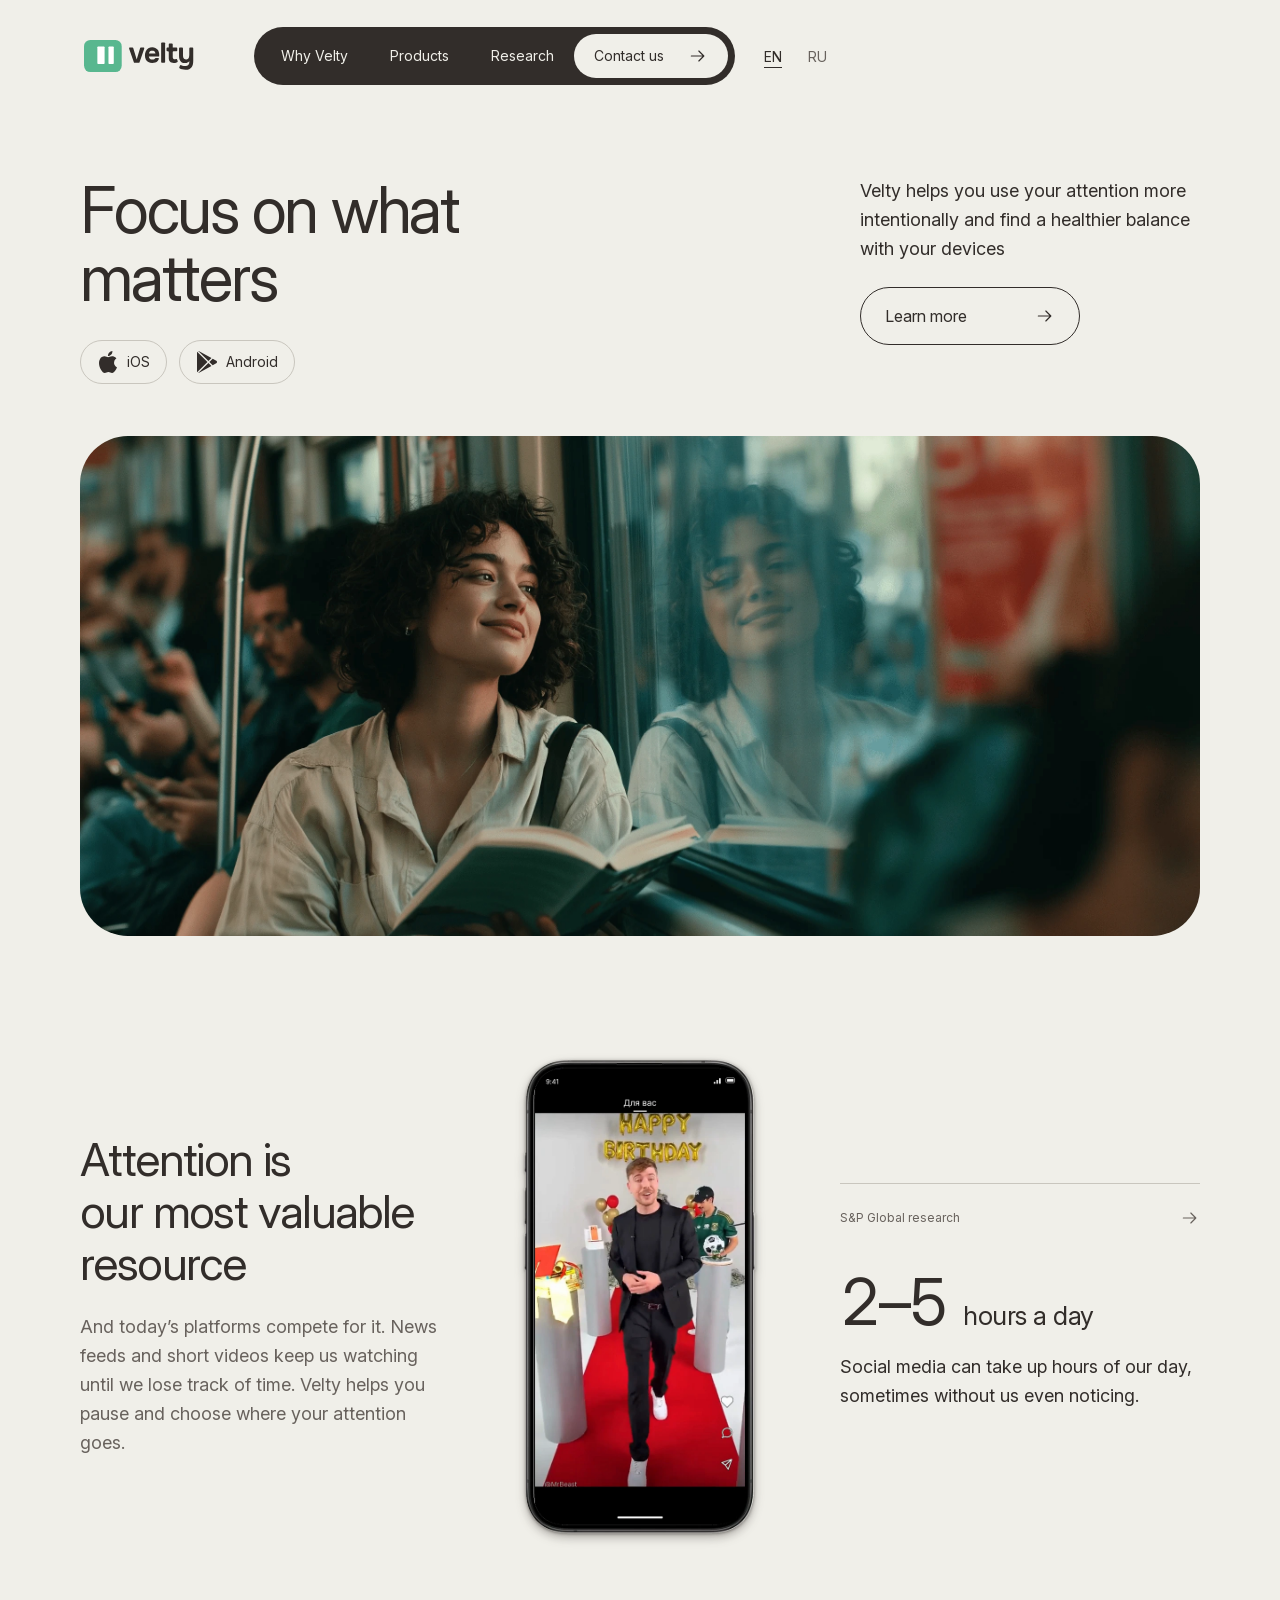
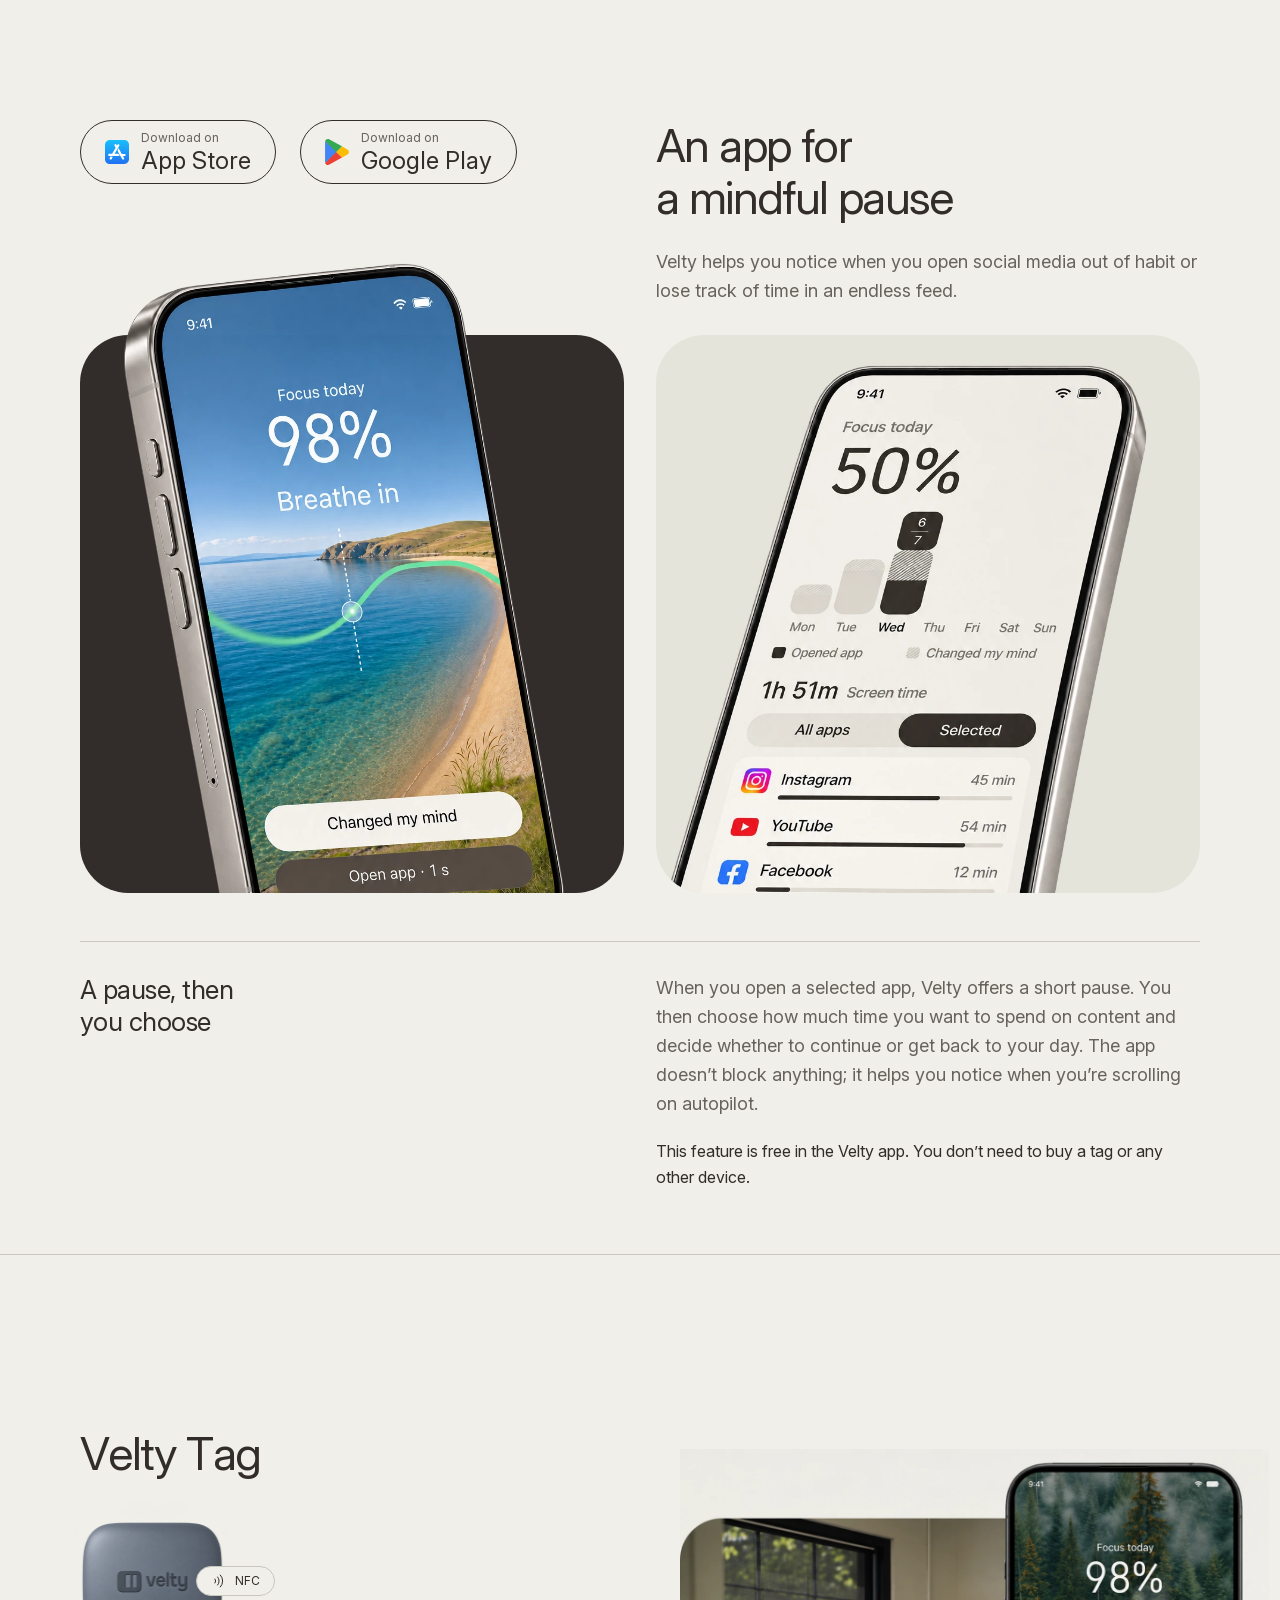
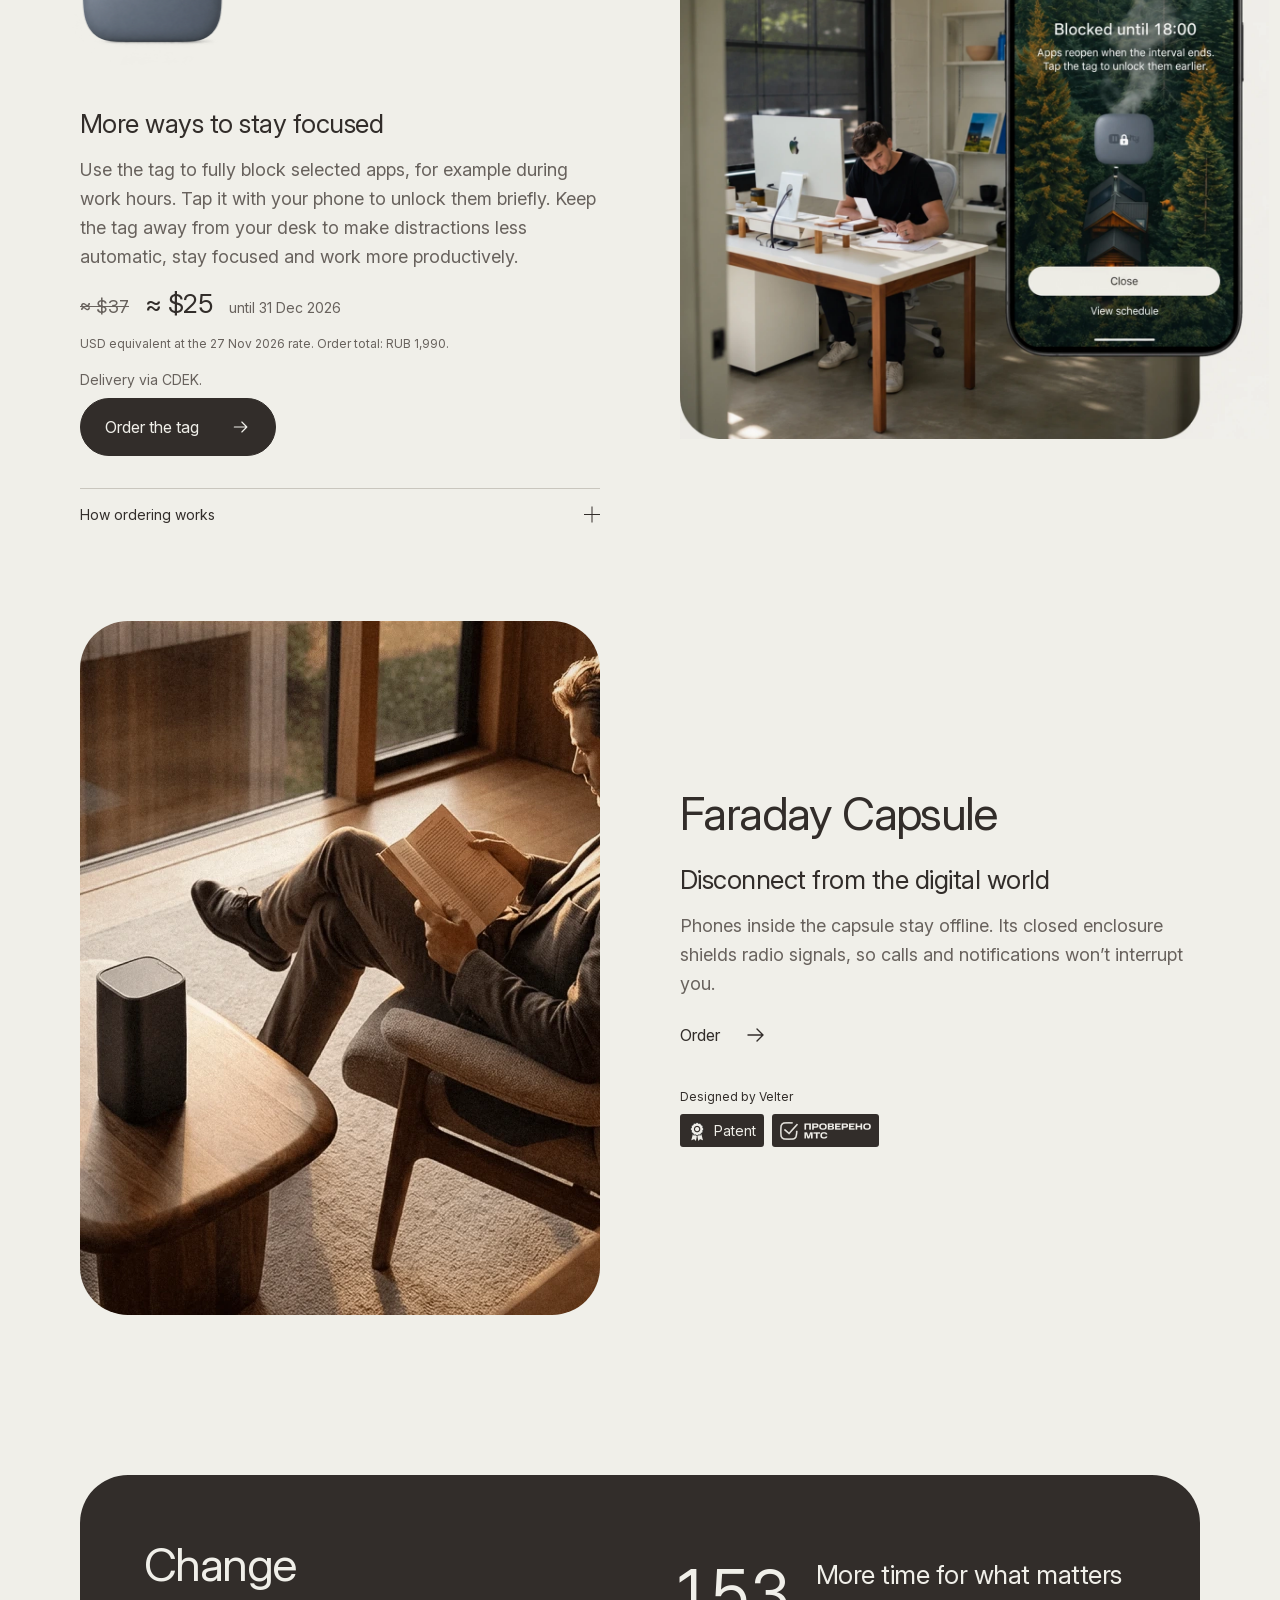
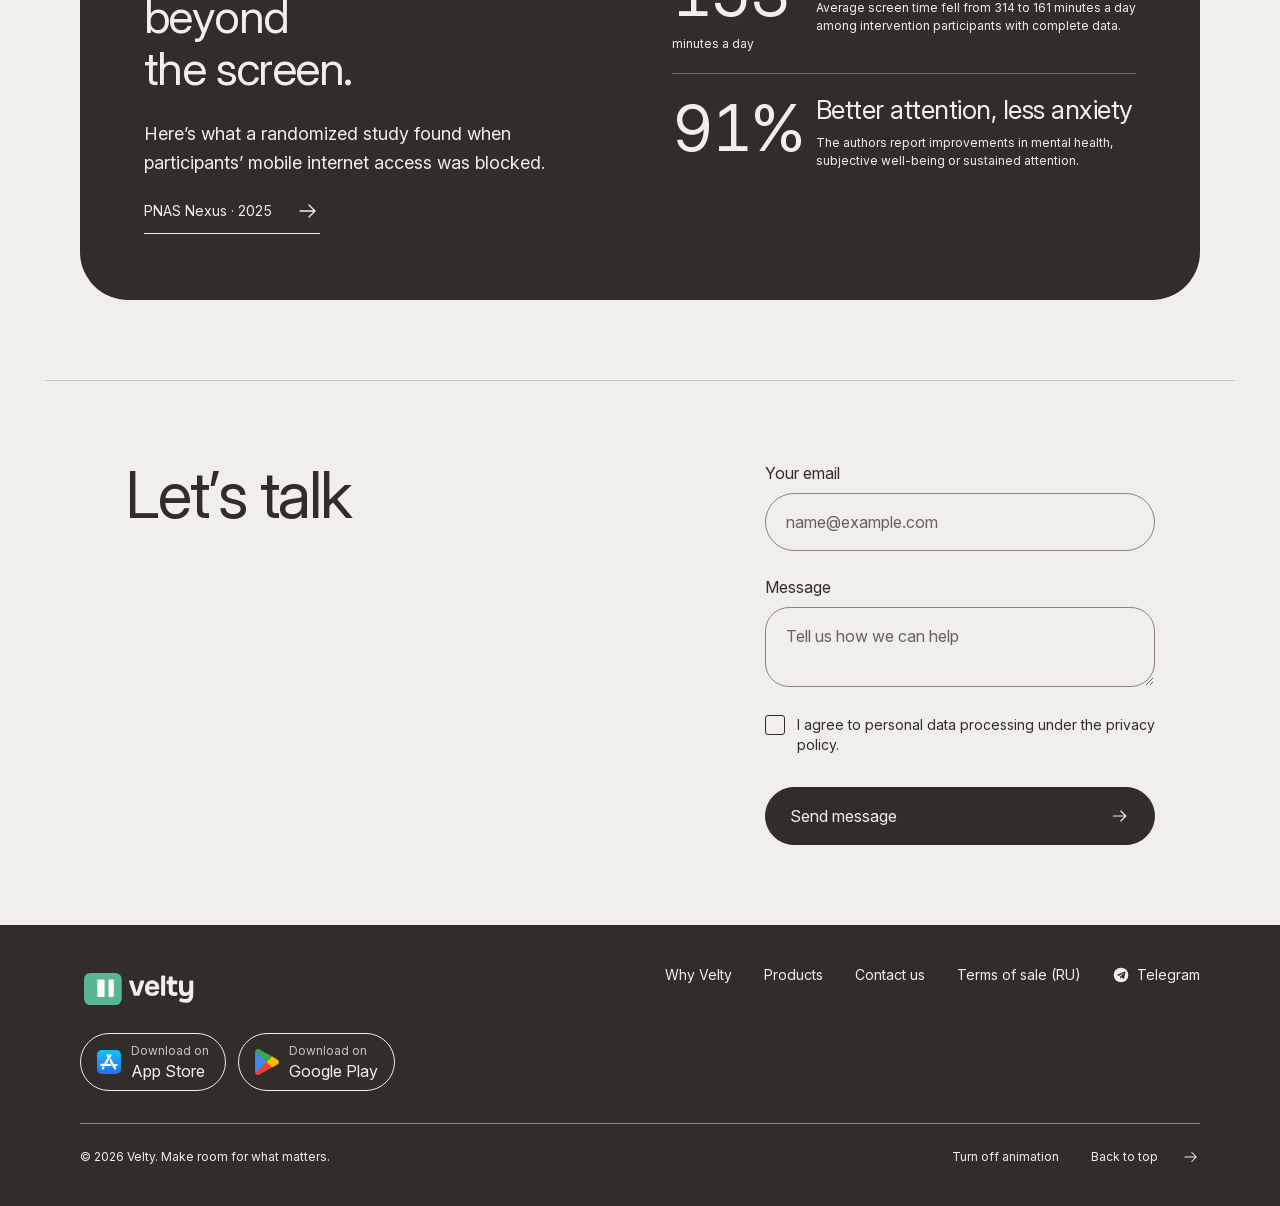
<file: index.html>
<!doctype html>
<html lang="en">
<head>
  <meta charset="utf-8">
  <meta name="viewport" content="width=device-width,initial-scale=1">
  <meta name="theme-color" content="#f0efe9">
  <meta name="description" content="Velty helps you use your attention more intentionally and find a healthier balance with your devices.">
  <title>Velty — Focus on what matters</title>
  <link rel="icon" type="image/svg+xml" href="/favicon.svg?v=20261127">
  <link rel="preload" href="/assets/InterVariable.woff2" as="font" type="font/woff2" crossorigin>
  <link rel="stylesheet" href="/assets/site-20261127/site.css?v=20261127-footer-en">
  <link rel="stylesheet" href="/assets/site-20261127/motion.css">
  <script src="/assets/site-20261127/site.js?v=20261127-footer-en" defer></script>
  <script src="/assets/site-20261127/motion.js" defer></script>
<link rel="canonical" href="https://velty.me/"><link rel="alternate" hreflang="en" href="https://velty.me/"><link rel="alternate" hreflang="ru" href="https://velty.me/ru/"><link rel="alternate" hreflang="x-default" href="https://velty.me/"><script id="language-routing">(()=>{const explicit=new URLSearchParams(location.search).get('lang');let saved;try{saved=localStorage.getItem('velty.language');if(explicit==='ru'||explicit==='en')localStorage.setItem('velty.language',explicit);}catch{}const preferred=explicit||saved||((navigator.languages?.[0]||navigator.language||'en').toLowerCase().startsWith('ru')?'ru':'en');if(document.documentElement.lang==='en'&&preferred==='ru'){location.replace('/ru/'+location.search+location.hash);}})();</script></head>
<body id="top">
<a class="skip-link" href="#main">Skip to content</a>
<svg class="svg-defs" aria-hidden="true"><defs>
  <symbol id="arrow" viewbox="0 0 24 24"><path d="M4 12h15m-6-6 6 6-6 6" fill="none" stroke="currentColor" stroke-width="1.4" stroke-linecap="round" stroke-linejoin="round"></path></symbol>
  <symbol id="check" viewbox="0 0 24 24"><path d="m5 12 4 4L19 6" fill="none" stroke="currentColor" stroke-width="1.7" stroke-linecap="round" stroke-linejoin="round"></path></symbol>
  <symbol id="telegram" viewbox="0 0 24 24"><circle cx="12" cy="12" r="11" fill="currentColor"></circle><path d="m5.7 11.5 12.2-4.7c.6-.2.9.2.7.9l-2 9.6c-.1.6-.6.7-1 .4l-3-2.3-1.5 1.5c-.2.2-.4.3-.6.3l.2-3.1 5.7-5.1c.2-.2 0-.3-.2-.2l-7 4.4-3-1c-.6-.2-.6-.5 0-.7Z" fill="var(--ink)"></path></symbol>
</defs></svg>

<header class="site-header">
  <div class="shell header-inner">
    <a class="brand" href="#top" aria-label="Velty — home"><img src="/assets/velty-logo-green.svg" width="110" height="32" alt="Velty"></a>
    <div class="header-actions">
      <nav class="nav-pill" aria-label="Main navigation">
        <div class="nav-links" id="nav-links"><a href="#attention">Why Velty</a><a href="#app">Products</a><a href="#impact">Research</a></div>
        <a class="nav-contact" href="#contact" aria-label="Contact us"><span class="contact-label-full">Contact us</span><span class="contact-label-short">Contact</span> <svg class="arrow" aria-hidden="true"><use href="#arrow"></use></svg></a>
        <button class="menu-toggle" type="button" aria-label="Open menu" aria-expanded="false" aria-controls="nav-links"><span></span><span></span></button>
      </nav>
      <nav class="languages" aria-label="Language"><a href="/?lang=en" lang="en" hreflang="en" aria-current="page">EN</a><a href="/ru/?lang=ru" lang="ru" hreflang="ru">RU</a></nav>
    </div>
  </div>
</header>

<main id="main">
  <section class="hero shell" aria-labelledby="hero-title">
    <div class="hero-top">
      <div><h1 id="hero-title">Focus on what <br>matters</h1>
        <div class="platform-links" aria-label="Download the app">
          <button class="platform-pill" data-store="ios" type="button" aria-label="Velty for iOS"><img src="/assets/site-20261127/apple.svg" alt="" width="22" height="22">iOS</button>
          <a class="platform-pill" href="https://play.google.com/store/apps/details?id=velty.app" target="_blank" rel="noopener"><img src="/assets/site-20261127/android.svg" alt="" width="22" height="22">Android</a>
        </div>
      </div>
      <div class="hero-side"><p>Velty helps you use your attention more intentionally and find a healthier balance with your devices</p><a class="button button-outline" href="#attention">Learn more <svg class="arrow" aria-hidden="true"><use href="#arrow"></use></svg></a></div>
    </div>
    <figure class="hero-media"><video data-src="/assets/velty-hero-preview-20261030.mp4" poster="/assets/site-20261127/hero-poster.webp" width="1280" height="720" loop muted playsinline preload="none" aria-label="A woman reads a book and looks out of a train window"></video><button class="hero-pause" type="button" aria-label="Pause video" title="Pause video"><span></span><span></span></button></figure>
  </section>

  <section class="attention shell" id="attention" aria-labelledby="attention-title">
    <div class="attention-copy"><h2 id="attention-title">Attention is <br>our most valuable <br class="desktop-break">resource</h2><p class="body-copy">And today’s platforms compete for it. News feeds and short videos keep us watching until we lose track of time. Velty helps you pause and choose where your attention goes.</p></div>
    <figure class="attention-phone"><div class="attention-phone-surface"><video data-src="/assets/attention-feed-clean-preview.mp4" poster="/assets/site-20261127/attention-poster.webp" muted loop playsinline preload="none" width="540" height="1080" aria-label="Short videos play one after another on a phone"></video></div></figure>
    <div class="attention-stat"><a class="research-source" href="https://www.spglobal.com/market-intelligence/en/news-insights/research/2025/12/social-media-in-the-us-is-still-driven-by-a-generational-divide" target="_blank" rel="noopener"><span>S&amp;P Global research</span><svg class="arrow" aria-hidden="true"><use href="#arrow"></use></svg></a><div class="stat-value">2–5<span>hours a day</span></div><p>Social media can take up hours of our day, sometimes without us even noticing.</p></div>
  </section>

  <section class="app-section shell" id="app" aria-labelledby="app-title">
    <div class="app-intro">
      <div class="store-links" aria-label="Download Velty">
        <button class="store-pill" type="button" data-store="ios"><img src="/assets/site-20261127/app-store.svg" alt="" width="24" height="24"><span><small>Download on</small><span>App Store</span></span></button>
        <a class="store-pill" href="https://play.google.com/store/apps/details?id=velty.app" target="_blank" rel="noopener"><img src="/assets/site-20261127/google-play.svg" alt="" width="24" height="27"><span><small>Download on</small><span>Google Play</span></span></a>
      </div>
      <div class="app-intro-copy"><h2 id="app-title">An app for <br>a mindful pause</h2><p class="body-copy">Velty helps you notice when you open social media out of habit or lose track of time in an endless feed.</p></div>
    </div>
    <div class="mockup-grid">
      <figure class="mockup-card pause-card"><div class="mockup-panel"></div><img src="/assets/site-20261127/pause-lake-phone-en.webp" width="1024" height="1536" alt="Velty’s mindful pause screen with a lake, breathing guide and 98% focus" loading="lazy"></figure>
      <figure class="mockup-card home-card"><div class="home-crop"><img src="/assets/site-20261127/home-phone-en.webp" width="1024" height="1536" alt="Velty home screen with a weekly focus chart and selected apps: Instagram, YouTube and Facebook" loading="lazy"></div></figure>
    </div>
    <div class="app-mechanics" id="app-mechanics">
      <h3>A pause, then <br>you choose</h3>
      <div><p class="body-copy">When you open a selected app, Velty offers a short pause. You then choose how much time you want to spend on content and decide whether to continue or get back to your day. The app doesn’t block anything; it helps you notice when you’re scrolling on autopilot.</p><p class="app-free">This feature is free in the Velty app. You don’t need to buy a tag or any other device.</p></div>
    </div>
  </section>

  <section class="products" id="products" aria-label="Velty devices">
    <div class="shell">
      <article class="product tag-product" id="tag" aria-labelledby="tag-title">
        <div class="tag-copy">
          <h2 id="tag-title">Velty Tag</h2>
          <div class="tag-device"><img src="/assets/site-20261127/velty-tag-large.png" width="271" height="226" alt="Compact Velty NFC tag" loading="lazy"><span class="nfc-pill"><svg width="16" height="16" viewbox="0 0 24 24" aria-hidden="true"><path d="M6 9a5 5 0 0 1 0 6m4-9a9 9 0 0 1 0 12m4-15a13 13 0 0 1 0 18" fill="none" stroke="currentColor" stroke-width="1.5" stroke-linecap="round"></path></svg>NFC</span></div>
          <h3>More ways to stay focused</h3>
          <p class="body-copy">Use the tag to fully block selected apps, for example during work hours. Tap it with your phone to unlock them briefly. Keep the tag away from your desk to make distractions less automatic, stay focused and work more productively.</p>
          <div class="tag-purchase" id="order"><div class="price"><del>≈ $37</del><span>≈ $25</span><small>until 31 Dec 2026</small></div><p class="currency-note">USD equivalent at the 27 Nov 2026 rate. Order total: RUB 1,990.</p><p class="delivery">Delivery via CDEK.</p><button class="button button-solid" id="order-open" type="button" aria-expanded="false" aria-controls="order-panel">Order the tag <svg class="arrow" aria-hidden="true"><use href="#arrow"></use></svg></button></div>
          <div class="order-panel" id="order-panel" hidden>
            <h3 id="order-title">Order a Velty Tag</h3>
            <p class="order-note" id="order-note">Leave your delivery details. Our team will contact you to confirm the order and payment method. There is nothing to pay now.</p>
            <form class="contact-form order-form" id="order-form" aria-labelledby="order-title" aria-describedby="order-note" novalidate>
              <div class="field"><label for="order-name">Name</label><input id="order-name" name="name" autocomplete="name" required minlength="2" maxlength="100" aria-describedby="order-name-error"><span class="field-error" id="order-name-error" hidden></span></div>
              <div class="field"><label for="order-phone">Phone</label><input id="order-phone" name="phone" type="tel" autocomplete="tel" inputmode="tel" placeholder="+7 900 000-00-00" required maxlength="30" aria-describedby="order-phone-error"><span class="field-error" id="order-phone-error" hidden></span></div>
              <div class="field"><label for="order-email">Email (optional)</label><input id="order-email" name="email" type="email" autocomplete="email" inputmode="email" maxlength="254" aria-describedby="order-email-error"><span class="field-error" id="order-email-error" hidden></span></div>
              <div class="field"><label for="order-address">Delivery address</label><textarea id="order-address" name="address" autocomplete="street-address" placeholder="Postcode, city, street, building and apartment" required maxlength="300" rows="3" aria-describedby="order-address-error"></textarea><span class="field-error" id="order-address-error" hidden></span></div>
              <div class="field"><label for="order-comment">Comment (optional)</label><textarea id="order-comment" name="comment" placeholder="Requests or questions about your order" maxlength="300" rows="3" aria-describedby="order-length-note"></textarea><small id="order-length-note" class="order-note">Address and comment: up to 300 characters combined.</small></div>
              <label class="consent"><input name="consent" type="checkbox" required aria-describedby="order-status"><span>I give <a href="https://velty.me/ru/order-consent.html" target="_blank" rel="noopener">consent to personal data processing (in Russian)</a>.</span></label>
              <label class="consent"><input name="terms" type="checkbox" required aria-describedby="order-status"><span>I have read the <a href="https://velty.me/ru/tag-terms.html" target="_blank" rel="noopener">terms of sale (in Russian)</a> and <a href="https://velty.me/ru/order-privacy.html" target="_blank" rel="noopener">personal data policy (in Russian)</a>.</span></label>
              <div class="honeypot" aria-hidden="true"><label>Leave empty <input name="website" tabindex="-1" autocomplete="off"></label></div>
              <button class="button button-solid order-submit" type="submit"><span>Send order · ≈ $25</span><svg class="arrow" aria-hidden="true"><use href="#arrow"></use></svg></button>
            </form>
            <div id="order-status" class="form-status" role="status" aria-live="polite" hidden></div>
          </div>
          <details class="order-details"><summary>How ordering works<span class="plus" aria-hidden="true"></span></summary><p>Leave your name, phone number and delivery address. Our team will contact you by phone, MAX messenger or email on weekdays, 10 am–6 pm Moscow time, to confirm the address and payment method. There is nothing to pay now.</p></details>
        </div>
        <figure class="tag-visual"><img class="tag-scene-static" src="/assets/site-20261127/tag-scene-en.webp" width="680" height="680" alt="A man works at his desk beside a phone showing Velty’s scheduled lock until 18:00" loading="lazy"></figure>
      </article>

      <article class="product capsule-product" id="capsule" aria-labelledby="capsule-title">
        <figure class="capsule-photo"><img src="/assets/site-20261127/capsule-crop.webp" width="600" height="694" alt="A man reads by a window with a Faraday capsule on the table" loading="lazy"></figure>
        <div class="capsule-copy"><h2 id="capsule-title">Faraday Capsule</h2><h3>Disconnect from the digital world</h3><p class="body-copy">Phones inside the capsule stay offline. Its closed enclosure shields radio signals, so calls and notifications won’t interrupt you.</p><a class="text-link" href="https://velter.tech/store/velter-faraday-cage" target="_blank" rel="noopener">Order <svg class="arrow" aria-hidden="true"><use href="#arrow"></use></svg></a>
          <div class="capsule-credentials"><p>Designed by Velter</p><div class="credential-pills"><span class="patent-pill"><img src="/assets/site-20261127/patent.png" width="18" height="20" alt="">Patent</span><span class="mts-pill"><img src="/assets/site-20261127/mts.png" width="91" height="18" alt="Tested by MTS"></span></div></div>

        </div>
      </article>
    </div>
  </section>

  <section class="research-section shell" id="impact" aria-labelledby="impact-title"><div class="impact-panel">
    <div class="impact-intro"><h2 id="impact-title">Change <br>beyond <br>the screen.</h2><p>Here’s what a randomized study found when participants’ mobile internet access was blocked.</p><a class="text-link" href="https://doi.org/10.1093/pnasnexus/pgaf017" target="_blank" rel="noopener">PNAS Nexus · 2025 <svg class="arrow" aria-hidden="true"><use href="#arrow"></use></svg></a></div>
    <div class="research-results"><div class="metric"><div class="metric-number">153 <small>minutes a day</small></div><div><h3>More time for what matters</h3><p>Average screen time fell from 314 to 161 minutes a day among intervention participants with complete data.</p></div></div><div class="metric"><div class="metric-number">91%</div><div><h3>Better attention, less anxiety</h3><p>The authors report improvements in mental health, subjective well-being or sustained attention.</p></div></div></div>
  </div></section>

  <section class="contact" id="contact" aria-labelledby="contact-title">
    <h2 id="contact-title">Let’s talk</h2>
    <form class="contact-form" id="contact-form" novalidate>
      <div class="field"><label for="contact-email">Your email</label><input id="contact-email" name="email" type="email" autocomplete="email" inputmode="email" placeholder="name@example.com" required maxlength="254" aria-describedby="email-error"><span class="field-error" id="email-error" hidden></span></div>
      <div class="field"><label for="contact-message">Message</label><textarea id="contact-message" name="message" placeholder="Tell us how we can help" required maxlength="5000" rows="3" aria-describedby="message-error"></textarea><span class="field-error" id="message-error" hidden></span></div>
      <label class="consent"><input id="contact-consent" name="consent" type="checkbox" required aria-describedby="form-status"><span>I agree to personal data processing under the <a href="privacy.html#feedback" target="_blank" rel="noopener">privacy policy</a>.</span></label>
      <div class="honeypot" aria-hidden="true"><label>Leave empty <input name="company_url" tabindex="-1" autocomplete="off"></label></div>
      <button class="button button-solid contact-submit" type="submit"><span>Send message</span><svg class="arrow" aria-hidden="true"><use href="#arrow"></use></svg></button>
      <div id="form-status" class="form-status" role="status" aria-live="polite" hidden></div>
    </form>
  </section>
</main>

<footer class="footer"><div class="shell"><div class="footer-top"><div class="footer-brand"><a class="brand" href="#top" aria-label="Velty — back to top"><img src="/assets/velty-logo-green-footer.svg" width="110" height="32" alt="Velty"></a><div class="footer-store-links" aria-label="Download the app">
<button class="store-pill" type="button" data-store="ios"><img src="/assets/site-20261127/app-store.svg" alt="" width="24" height="24"><span><small>Download on</small><span>App Store</span></span></button>
<a class="store-pill" href="https://play.google.com/store/apps/details?id=velty.app" target="_blank" rel="noopener"><img src="/assets/site-20261127/google-play.svg" alt="" width="24" height="27"><span><small>Download on</small><span>Google Play</span></span></a>
</div></div><nav aria-label="Footer navigation"><a href="#attention">Why Velty</a><a href="#app">Products</a><a href="#contact">Contact us</a><a class="footer-terms" href="https://velty.me/ru/tag-terms.html">Terms of sale (RU)</a><a class="telegram-link" href="https://t.me/velty" target="_blank" rel="noopener"><svg width="16" height="16" aria-hidden="true"><use href="#telegram"></use></svg>Telegram</a></nav></div><div class="footer-bottom"><span>© 2026 Velty. Make room for what matters.</span><div class="footer-controls"><button class="motion-toggle" type="button">Turn off animation</button><a href="#top">Back to top <svg class="arrow" aria-hidden="true"><use href="#arrow"></use></svg></a></div></div></div></footer>
<div class="toast" role="status" hidden></div>
</body>
</html>
</file>
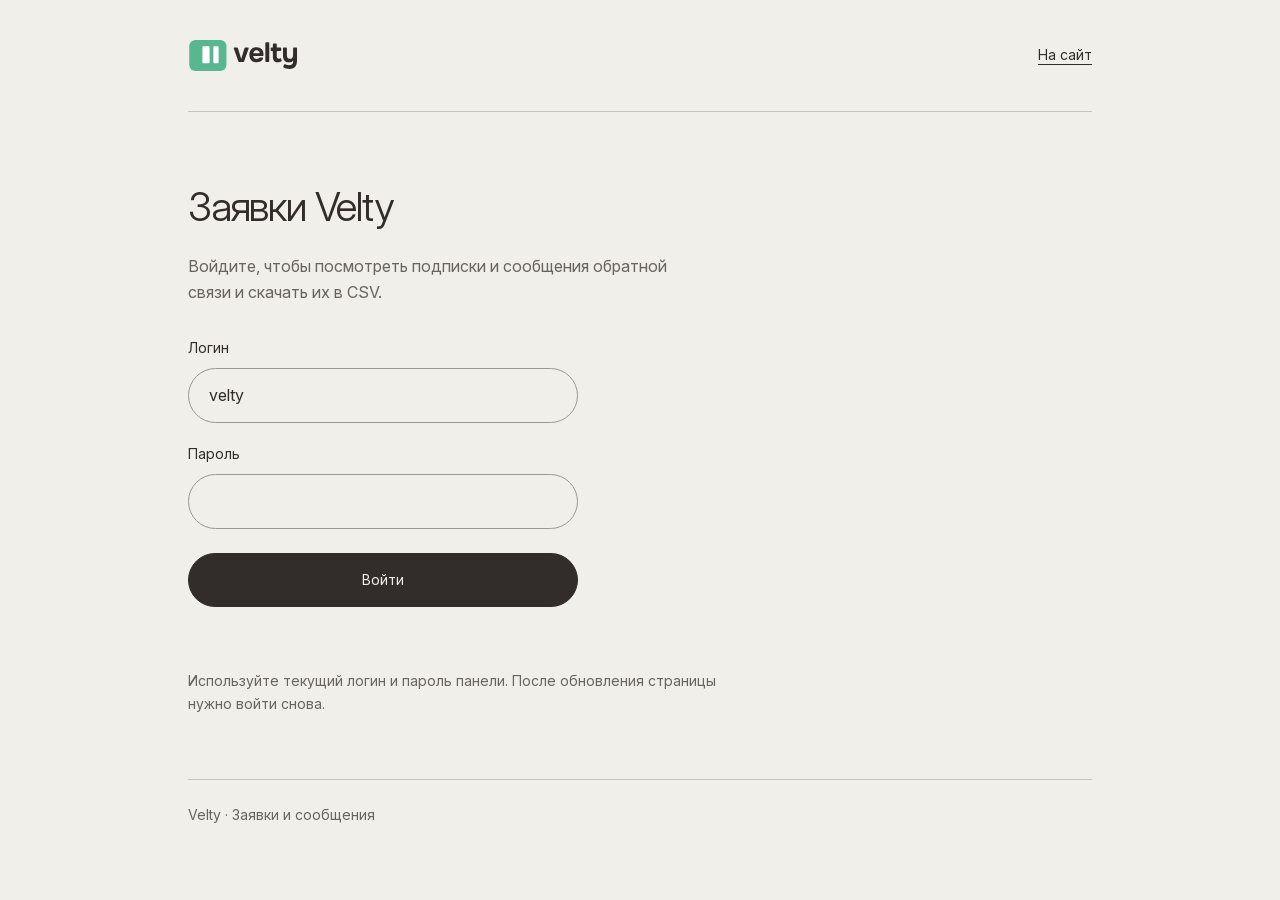
<file: admin/index.html>
<!doctype html>
<html lang="ru">
<head>
<meta charset="utf-8">
<meta name="viewport" content="width=device-width,initial-scale=1">
<meta name="robots" content="noindex,nofollow,noarchive">
<meta name="referrer" content="no-referrer">
<meta http-equiv="Content-Security-Policy" content="default-src 'self'; connect-src https://syndesign.ru; script-src 'unsafe-inline'; style-src 'self' 'unsafe-inline'; font-src 'self'; object-src 'none'; base-uri 'none'; form-action 'none'">
<title>Заявки Velty</title>
<link rel="icon" type="image/x-icon" sizes="16x16 32x32 48x48" href="/favicon.ico?v=20261111-green">
<link rel="icon" type="image/png" sizes="32x32" href="/favicon.png?v=20261111-green">
<link rel="icon" type="image/svg+xml" sizes="any" href="/favicon.svg?v=20261111-green">
<link rel="apple-touch-icon" sizes="180x180" href="/apple-touch-icon.png?v=20261104">
<style>
@font-face{font-family:Inter;src:url('../assets/InterVariable.woff2') format('woff2');font-weight:100 900;font-style:normal;font-display:swap}
:root{color-scheme:light;--paper:#f0efe9;--ink:#322d2a;--muted:#69645d;--line:#c8c3b9}
*{box-sizing:border-box}body{margin:0;background:var(--paper);color:var(--ink);font:16px/1.6 Inter,Arial,sans-serif;-webkit-font-smoothing:antialiased}button,input{font:inherit;color:inherit}a{color:inherit}button,a,input{touch-action:manipulation}button{cursor:pointer}button:disabled{cursor:wait;opacity:.65}::selection{background:var(--ink);color:var(--paper)}:focus-visible{outline:2px solid var(--ink);outline-offset:5px}[hidden]{display:none!important}
.shell{max-width:960px;margin:auto;padding-inline:28px}header{display:flex;align-items:center;justify-content:space-between;gap:24px;min-height:112px;border-bottom:1px solid var(--line)}.wordmark{font-size:40px;line-height:1;letter-spacing:-.04em;text-decoration:none;font-weight:450}.home{font-size:14px;text-underline-offset:4px}main{padding-block:72px 64px}h1{font-size:40px;line-height:1.15;font-weight:350;letter-spacing:-.03em;margin:0 0 24px}p{margin:0}label{display:block;font-size:14px;margin-bottom:8px}.intro{color:var(--muted);max-width:52ch;margin-bottom:32px}.login{max-width:390px}.field{margin-bottom:20px}input{display:block;width:100%;min-height:54px;border:1px solid #9e978c;background:transparent;border-radius:100px;padding:14px 20px;min-width:0;caret-color:var(--ink)}input[aria-invalid="true"]{outline:2px solid #8c3526;outline-offset:3px}.btn{display:inline-flex;justify-content:center;align-items:center;gap:12px;min-height:54px;padding:14px 24px;border:1px solid var(--ink);border-radius:100px;background:var(--ink);color:var(--paper);text-decoration:none;font-size:14px}.btn:hover{background:#514940}.btn.secondary{background:transparent;color:var(--ink)}.btn.secondary:hover{background:#e1ded5}.login .btn{width:100%;margin-top:4px}.note{font-size:14px;color:var(--muted);margin-top:20px;max-width:60ch}.status{font-size:14px;margin-top:20px;min-height:23px;max-width:60ch}.status[data-error="true"]{color:#8c3526}.summary{padding-block:24px 32px;border-top:1px solid var(--line);border-bottom:1px solid var(--line);margin-bottom:28px}.count{font-size:64px;line-height:1.15;letter-spacing:-.03em;font-weight:300;font-variant-numeric:tabular-nums;margin-top:8px}.actions{display:flex;flex-wrap:wrap;gap:12px}.exit{display:inline-flex;align-items:center;border:0;background:transparent;padding:12px;font-size:14px;text-decoration:underline;text-underline-offset:4px;margin-left:auto}.updated{font-size:14px;color:var(--muted);margin-top:24px}.empty{margin-top:20px;color:var(--muted);max-width:56ch}footer{border-top:1px solid var(--line);padding-block:24px;font-size:14px;color:var(--muted)}
@media(max-width:600px){.shell{padding-inline:22px}header{min-height:88px}.wordmark{font-size:34px}main{padding-block:48px}h1{font-size:32px}.actions .btn{flex:1 1 100%}.exit{margin-left:0;padding-left:0}.count{font-size:56px}}
.wordmark{display:block;width:136px;flex:none}.brand-logo{display:block;width:81%;aspect-ratio:140 / 40;background:url('../assets/velty-logo-green.svg') center / contain no-repeat}
.feedback-summary{margin-top:28px;padding-top:24px;border-top:1px solid var(--line)}
</style>
</head>
<body>
<div class="shell"><header><a class="wordmark" href="/" aria-label="Velty — на главную"><span class="brand-logo" aria-hidden="true"></span></a><a class="home" href="/">На сайт</a></header>
<main><h1>Заявки Velty</h1>
<section id="login-view" aria-label="Вход в панель"><p class="intro">Войдите, чтобы посмотреть подписки и сообщения обратной связи и скачать их в CSV.</p>
<form id="login-form" class="login" novalidate aria-describedby="login-status">
<div class="field"><label for="username">Логин</label><input id="username" name="username" autocomplete="username" value="velty" required maxlength="64" autocapitalize="none" spellcheck="false"></div>
<div class="field"><label for="password">Пароль</label><input id="password" name="password" type="password" autocomplete="current-password" required maxlength="256"></div>
<button class="btn" type="submit">Войти</button></form>
<p id="login-status" class="status" role="status" aria-live="polite"></p><p class="note">Используйте текущий логин и пароль панели. После обновления страницы нужно войти снова.</p></section>
<section id="panel-view" aria-label="Подписки и обратная связь" hidden>
<div class="summary"><p>Адресов в листе ожидания</p><p class="count" id="subscriber-count">—</p><p class="empty" id="empty-state" hidden>Пока заявок нет. Они появятся здесь после отправки формы на сайте.</p><p class="feedback-summary">Сообщений обратной связи</p><p class="count" id="feedback-count">—</p></div>
<div class="actions"><button class="btn" id="download" type="button">CSV подписок</button><button class="btn" id="download-feedback" type="button">CSV сообщений</button><button class="btn secondary" id="refresh" type="button">Обновить</button><button class="exit" id="logout" type="button">Выйти</button></div>
<p class="updated" id="updated"></p><p class="note">Подписки и сообщения выгружаются отдельно. В CSV сообщений: email для ответа, текст, язык, дата в UTC и версия согласия. Заказы метки поступают в отдел продаж по прежней схеме.</p><p id="panel-status" class="status" role="status" aria-live="polite"></p>
</section></main><footer>Velty · Заявки и сообщения</footer></div>
<script>
(() => {
  if (window.top !== window.self) { document.body.replaceChildren(); return; }
  const API = 'https://syndesign.ru/velty-api/admin/';
  const loginView = document.getElementById('login-view');
  const panelView = document.getElementById('panel-view');
  const form = document.getElementById('login-form');
  const loginStatus = document.getElementById('login-status');
  const panelStatus = document.getElementById('panel-status');
  const loginButton = form.querySelector('button');
  const refreshButton = document.getElementById('refresh');
  const downloadButton = document.getElementById('download');
  const feedbackDownloadButton = document.getElementById('download-feedback');
  let authorization = null;
  let activeRequest = null;
  function message(target, text, error = false) { target.textContent = text; target.dataset.error = String(error); }
  function clearSession(text = '') {
    authorization = null;
    activeRequest?.abort();
    form.elements.password.value = '';
    panelView.hidden = true;
    loginView.hidden = false;
    document.getElementById('subscriber-count').textContent = '—';
    document.getElementById('feedback-count').textContent = '—';
    document.getElementById('updated').textContent = '';
    message(panelStatus, '');
    message(loginStatus, text);
  }
  async function request(path, token) {
    const controller = new AbortController();
    activeRequest = controller;
    const timeout = setTimeout(() => controller.abort(), 15000);
    try {
      const response = await fetch(API + path, { credentials: 'omit', cache: 'no-store', signal: controller.signal,
        headers: { Authorization: token } });
      if (!response.ok) {
        const error = new Error('request_failed'); error.status = response.status; throw error;
      }
      // Consume the body before clearing the timeout, including CSV downloads.
      return path.endsWith('.csv') ? await response.blob() : await response.json();
    } finally { clearTimeout(timeout); if (activeRequest === controller) activeRequest = null; }
  }
  function updateCount(data) {
    if (!Number.isSafeInteger(data.count) || data.count < 0) throw new Error('invalid_count');
    document.getElementById('subscriber-count').textContent = new Intl.NumberFormat('ru-RU').format(data.count);
    document.getElementById('empty-state').hidden = data.count !== 0;
    if (!Number.isSafeInteger(data.feedback_count) || data.feedback_count < 0) throw new Error('invalid_count');
    document.getElementById('feedback-count').textContent = new Intl.NumberFormat('ru-RU').format(data.feedback_count);
    document.getElementById('updated').textContent = 'Обновлено: ' + new Intl.DateTimeFormat('ru-RU', { dateStyle:'short', timeStyle:'short' }).format(new Date());
  }
  function failure(error, target) {
    if (error.status === 401) {
      clearSession(); message(loginStatus, 'Неверный логин или пароль. Попробуйте ещё раз.', true);
      form.elements.password.focus();
    } else message(target, error.status === 429 ? 'Слишком много запросов. Попробуйте через 10 минут.' : 'Не удалось загрузить данные. Проверьте соединение и попробуйте ещё раз.', true);
  }
  form.addEventListener('submit', async event => {
    event.preventDefault(); if (loginButton.disabled) return;
    const username = form.elements.username.value.trim();
    const password = form.elements.password.value;
    if (!username || !password) { message(loginStatus, 'Укажите логин и пароль.', true); (!username ? form.elements.username : form.elements.password).focus(); return; }
    const bytes = new TextEncoder().encode(username + ':' + password);
    const token = 'Basic ' + btoa(String.fromCharCode(...bytes));
    loginButton.disabled = true; form.setAttribute('aria-busy','true'); message(loginStatus,'Проверяем доступ…');
    try {
      const data = await request('count', token);
      updateCount(data); authorization = token; form.elements.password.value = '';
      loginView.hidden = true; panelView.hidden = false; message(loginStatus,'');
      downloadButton.focus({preventScroll:true});
    } catch (error) { failure(error, loginStatus); }
    finally { loginButton.disabled = false; form.removeAttribute('aria-busy'); }
  });
  refreshButton.addEventListener('click', async () => {
    const token = authorization; if (!token) return;
    refreshButton.disabled = true; downloadButton.disabled = true; feedbackDownloadButton.disabled = true; message(panelStatus,'Обновляем список…');
    try { const data = await request('count', token); if (authorization === token) { updateCount(data); message(panelStatus,'Список обновлён.'); } }
    catch (error) { if (authorization === token) failure(error, panelStatus); }
    finally { refreshButton.disabled = false; downloadButton.disabled = false; feedbackDownloadButton.disabled = false; }
  });
  async function downloadCsv(path, prefix) {
    const token = authorization; if (!token) return;
    downloadButton.disabled = true; feedbackDownloadButton.disabled = true; refreshButton.disabled = true; message(panelStatus,'Готовим CSV…');
    try {
      const blob = await request(path, token); if (authorization !== token) return;
      if (!blob.type.startsWith('text/csv')) throw new Error('invalid_csv');
      const url = URL.createObjectURL(blob); const link = document.createElement('a');
      link.href = url; link.download = prefix + new Date().toISOString().slice(0,10) + '.csv';
      document.body.append(link); link.click(); link.remove(); setTimeout(() => URL.revokeObjectURL(url), 60000);
      message(panelStatus,'CSV скачан.');
    } catch (error) { if (authorization === token) failure(error, panelStatus); }
    finally { downloadButton.disabled = false; feedbackDownloadButton.disabled = false; refreshButton.disabled = false; }
  }
  downloadButton.addEventListener('click', () => downloadCsv('subscribers.csv', 'velty-waitlist-'));
  feedbackDownloadButton.addEventListener('click', () => downloadCsv('feedback.csv', 'velty-feedback-'));
  document.getElementById('logout').addEventListener('click', () => { clearSession('Вы вышли из панели.'); form.elements.password.focus(); });
  addEventListener('pagehide', () => clearSession());
})();
</script>
</body></html>
</file>
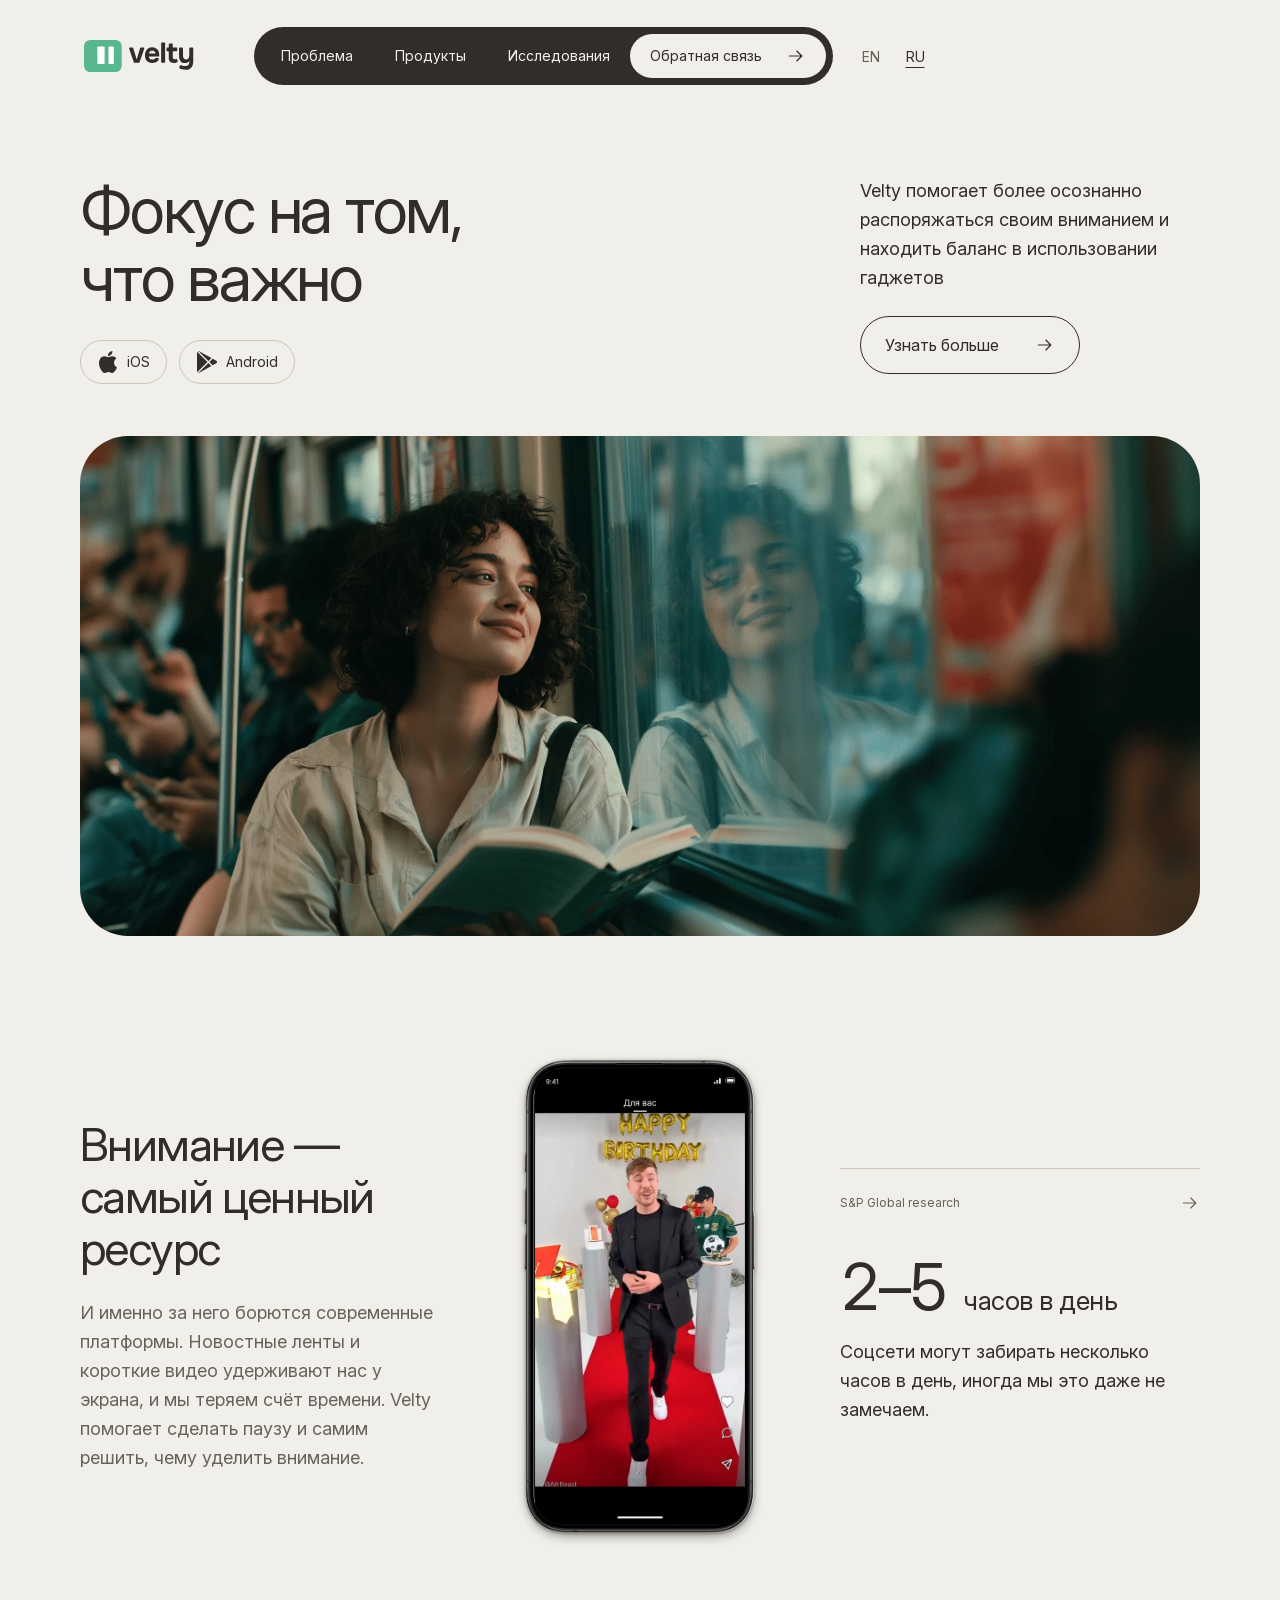
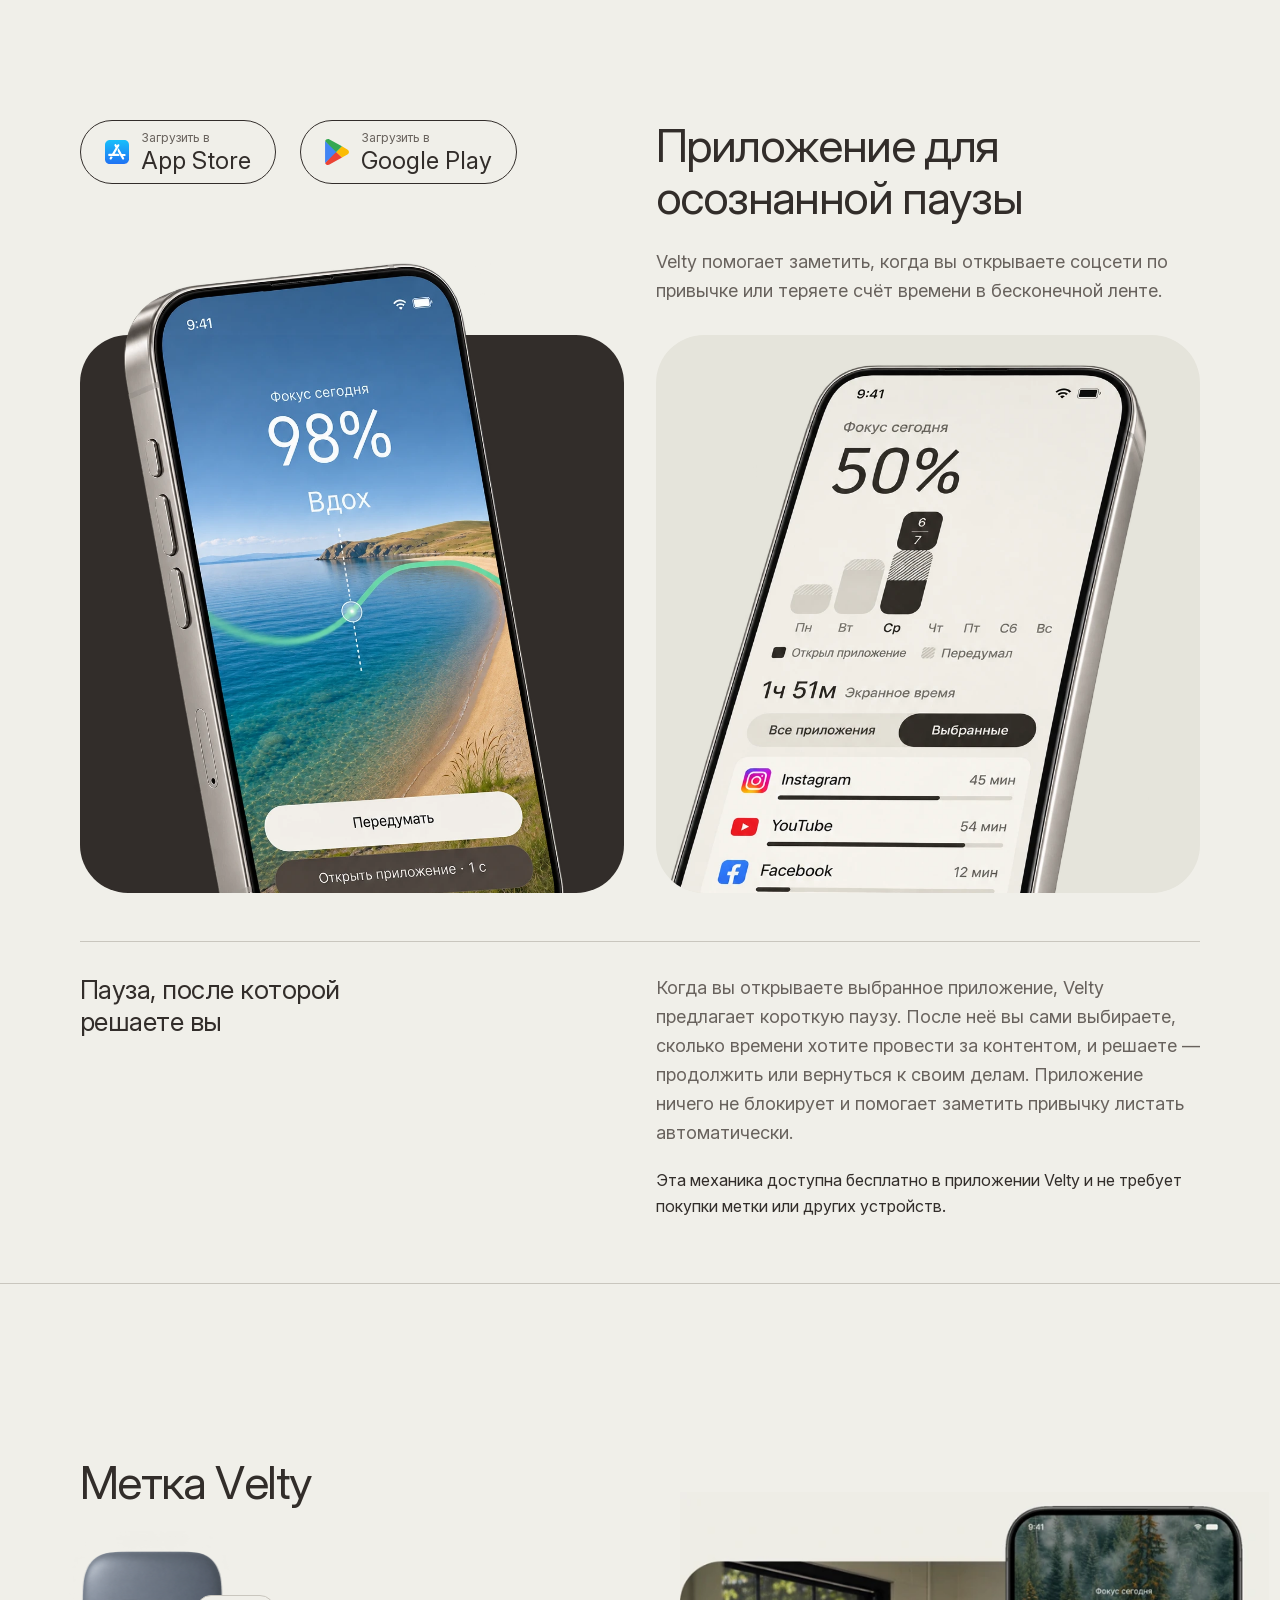
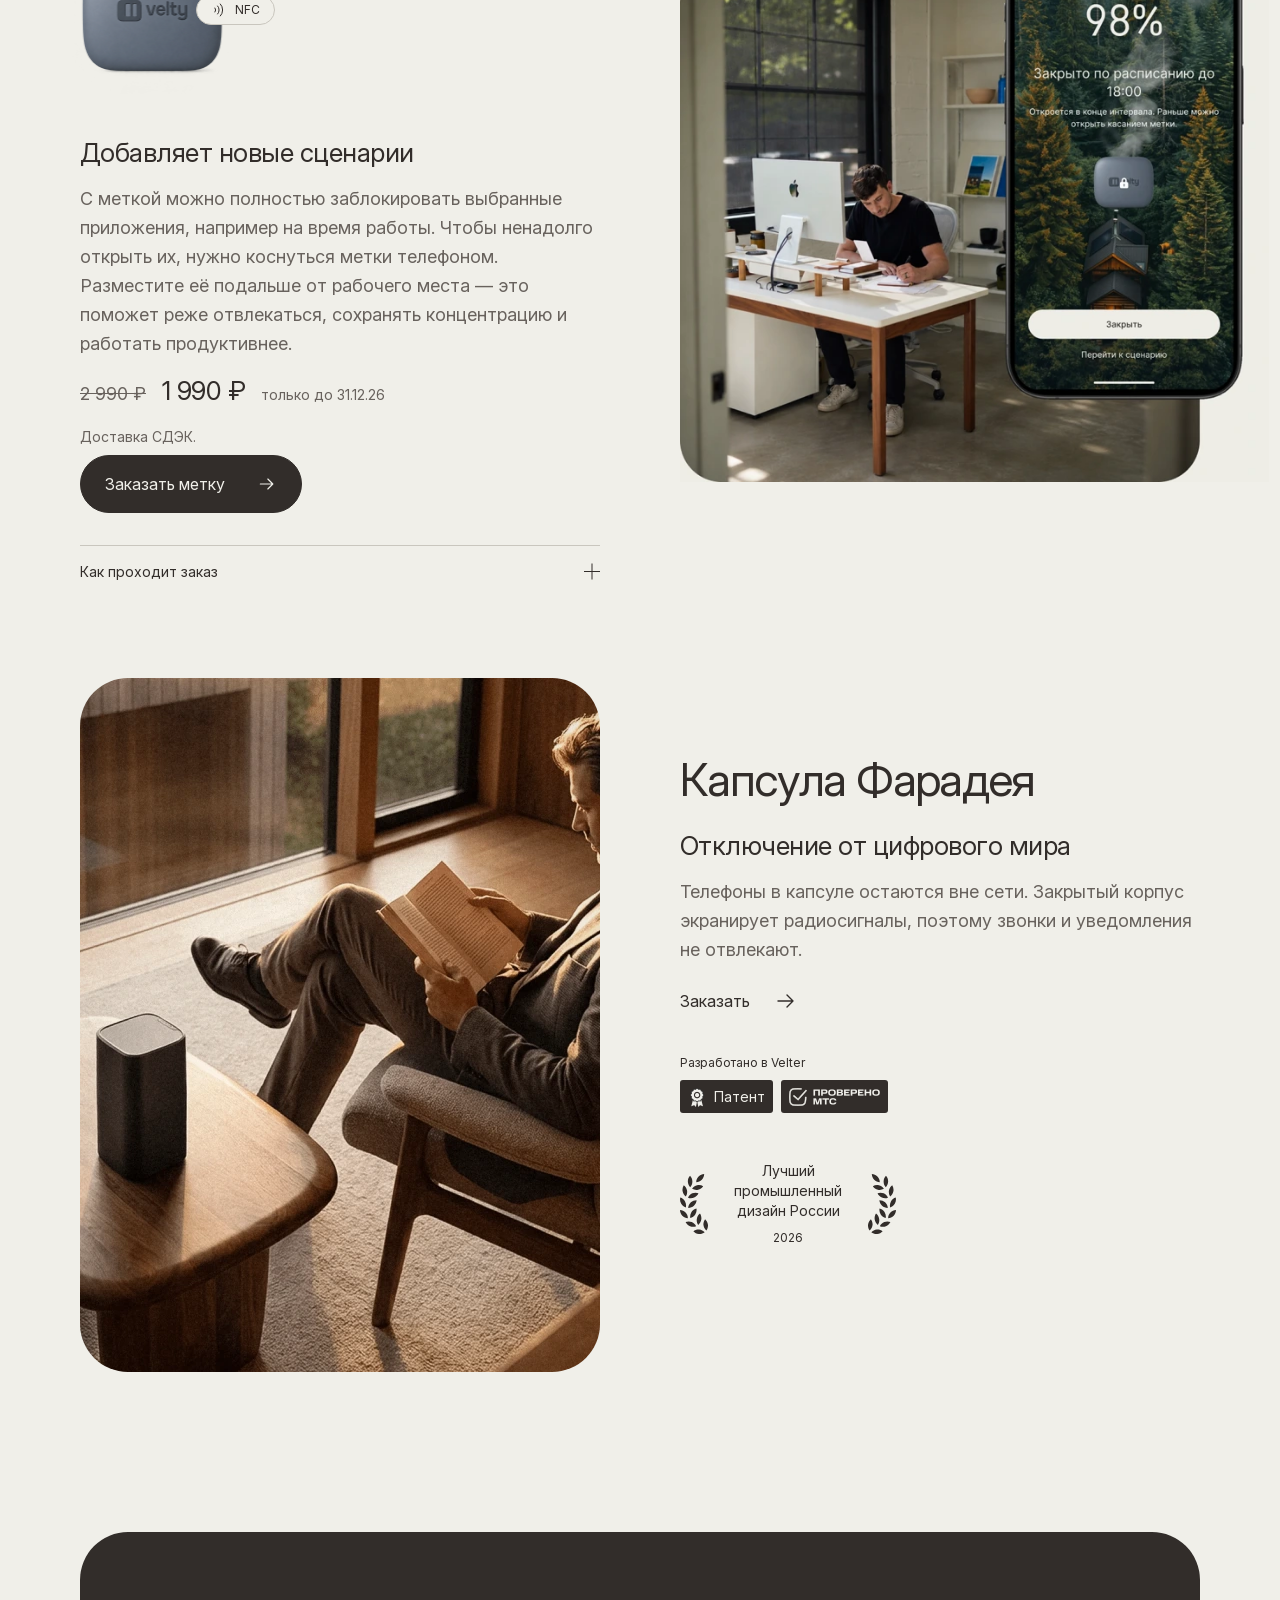
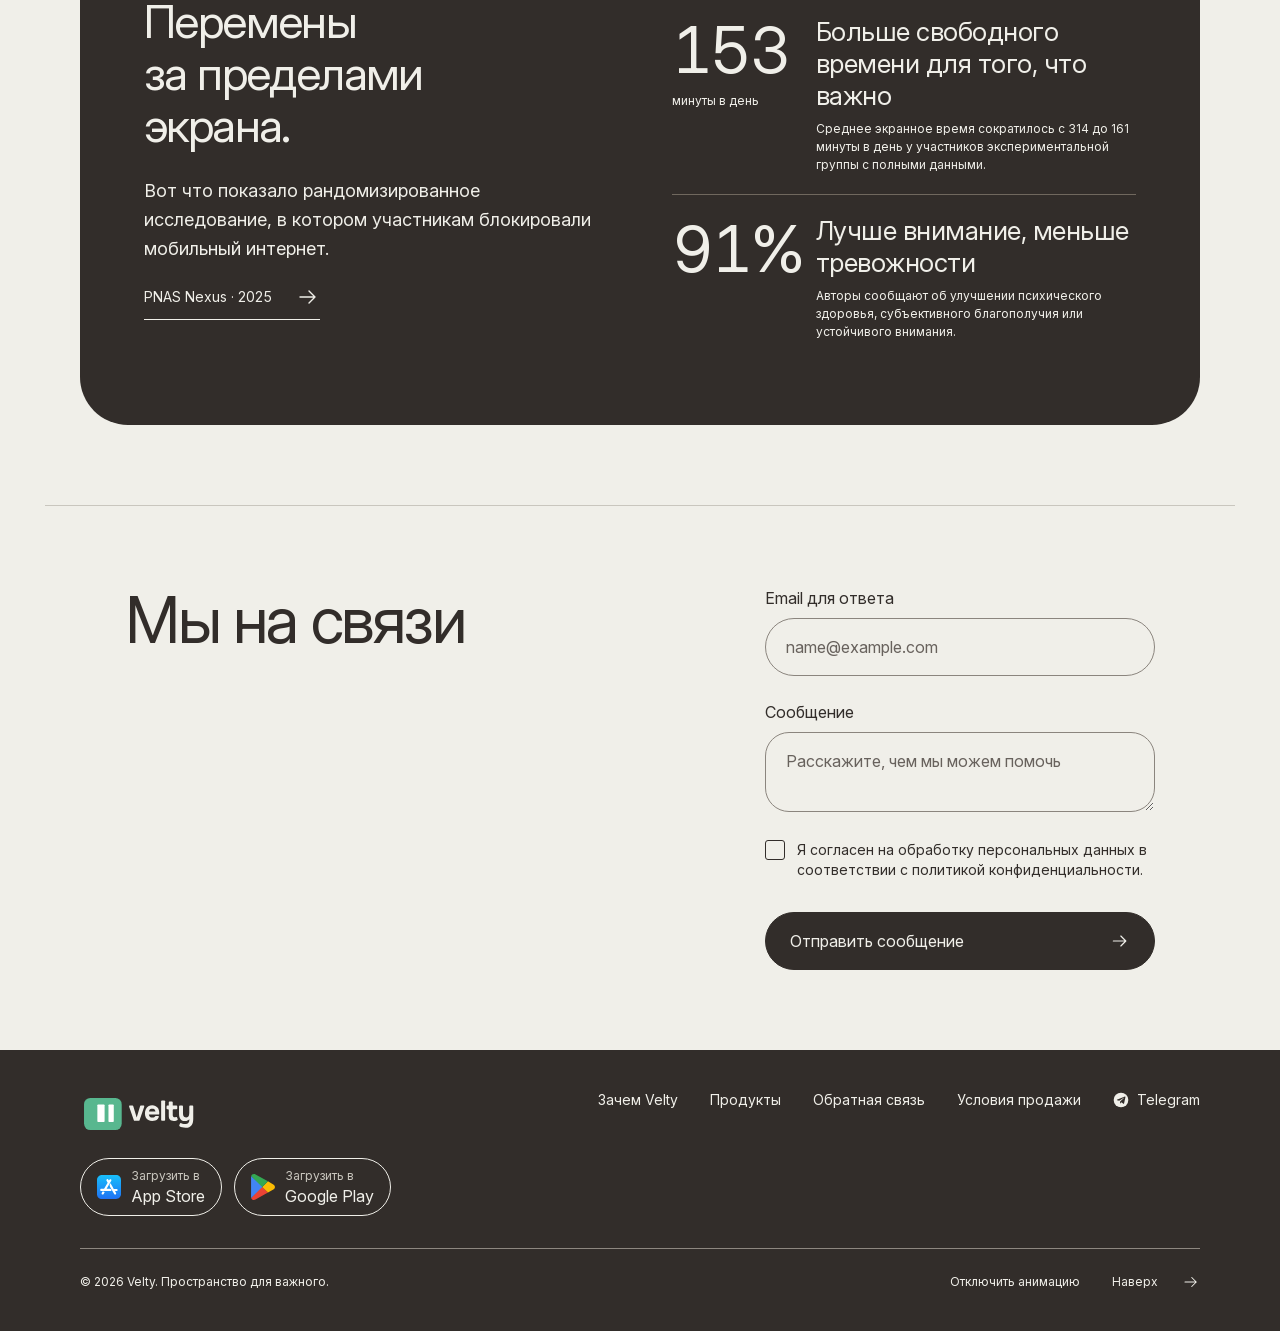
<file: ru/index.html>
<!doctype html>
<html lang="ru">
<head>
  <meta charset="utf-8">
  <meta name="viewport" content="width=device-width,initial-scale=1">
  <meta name="theme-color" content="#f0efe9">
  <meta name="description" content="Velty помогает более осознанно распоряжаться своим вниманием и находить баланс в использовании гаджетов.">
  <title>Velty — Фокус на том, что важно</title>
  <link rel="icon" type="image/svg+xml" href="/favicon.svg?v=20261127">
  <link rel="preload" href="/assets/InterVariable.woff2" as="font" type="font/woff2" crossorigin>
  <link rel="stylesheet" href="/assets/site-20261127/site.css?v=20261127-footer-en">
  <link rel="stylesheet" href="/assets/site-20261127/motion.css">
  <script src="/assets/site-20261127/site.js?v=20261127-footer-en" defer></script>
  <script src="/assets/site-20261127/motion.js" defer></script>
<link rel="canonical" href="https://velty.me/ru/"><link rel="alternate" hreflang="en" href="https://velty.me/"><link rel="alternate" hreflang="ru" href="https://velty.me/ru/"><link rel="alternate" hreflang="x-default" href="https://velty.me/"><script id="language-routing">(()=>{const explicit=new URLSearchParams(location.search).get('lang');let saved;try{saved=localStorage.getItem('velty.language');if(explicit==='ru'||explicit==='en')localStorage.setItem('velty.language',explicit);}catch{}const preferred=explicit||saved||((navigator.languages?.[0]||navigator.language||'en').toLowerCase().startsWith('ru')?'ru':'en');if(document.documentElement.lang==='en'&&preferred==='ru'){location.replace('/ru/'+location.search+location.hash);}})();</script></head>
<body id="top">
<a class="skip-link" href="#main">Перейти к содержимому</a>
<svg class="svg-defs" aria-hidden="true"><defs>
  <symbol id="arrow" viewBox="0 0 24 24"><path d="M4 12h15m-6-6 6 6-6 6" fill="none" stroke="currentColor" stroke-width="1.4" stroke-linecap="round" stroke-linejoin="round"/></symbol>
  <symbol id="check" viewBox="0 0 24 24"><path d="m5 12 4 4L19 6" fill="none" stroke="currentColor" stroke-width="1.7" stroke-linecap="round" stroke-linejoin="round"/></symbol>
  <symbol id="telegram" viewBox="0 0 24 24"><circle cx="12" cy="12" r="11" fill="currentColor"/><path d="m5.7 11.5 12.2-4.7c.6-.2.9.2.7.9l-2 9.6c-.1.6-.6.7-1 .4l-3-2.3-1.5 1.5c-.2.2-.4.3-.6.3l.2-3.1 5.7-5.1c.2-.2 0-.3-.2-.2l-7 4.4-3-1c-.6-.2-.6-.5 0-.7Z" fill="var(--ink)"/></symbol>
</defs></svg>

<header class="site-header">
  <div class="shell header-inner">
    <a class="brand" href="#top" aria-label="Velty — на главную"><img src="/assets/velty-logo-green.svg" width="110" height="32" alt="Velty"></a>
    <div class="header-actions">
      <nav class="nav-pill" aria-label="Основная навигация">
        <div class="nav-links" id="nav-links"><a href="#attention">Проблема</a><a href="#app">Продукты</a><a href="#impact">Исследования</a></div>
        <a class="nav-contact" href="#contact" aria-label="Обратная связь"><span class="contact-label-full">Обратная связь</span><span class="contact-label-short">Связаться</span> <svg class="arrow" aria-hidden="true"><use href="#arrow"/></svg></a>
        <button class="menu-toggle" type="button" aria-label="Открыть меню" aria-expanded="false" aria-controls="nav-links"><span></span><span></span></button>
      </nav>
      <nav class="languages" aria-label="Язык"><a href="/?lang=en" lang="en" hreflang="en">EN</a><a href="/ru/?lang=ru" lang="ru" hreflang="ru" aria-current="page">RU</a></nav>
    </div>
  </div>
</header>

<main id="main">
  <section class="hero shell" aria-labelledby="hero-title">
    <div class="hero-top">
      <div><h1 id="hero-title">Фокус на том, <br>что важно</h1>
        <div class="platform-links" aria-label="Скачать приложение">
          <button class="platform-pill" data-store="ios" type="button" aria-label="Velty для iOS"><img src="/assets/site-20261127/apple.svg" alt="" width="22" height="22">iOS</button>
          <a class="platform-pill" href="https://play.google.com/store/apps/details?id=velty.app" target="_blank" rel="noopener"><img src="/assets/site-20261127/android.svg" alt="" width="22" height="22">Android</a>
        </div>
      </div>
      <div class="hero-side"><p>Velty помогает более осознанно распоряжаться своим вниманием и находить баланс в использовании гаджетов</p><a class="button button-outline" href="#attention">Узнать больше <svg class="arrow" aria-hidden="true"><use href="#arrow"/></svg></a></div>
    </div>
    <figure class="hero-media"><video data-src="/assets/velty-hero-preview-20261030.mp4" poster="/assets/site-20261127/hero-poster.webp" width="1280" height="720" loop muted playsinline preload="none" aria-label="Девушка читает книгу и смотрит в окно поезда"></video><button class="hero-pause" type="button" aria-label="Приостановить видео" title="Приостановить видео"><span></span><span></span></button></figure>
  </section>

  <section class="attention shell" id="attention" aria-labelledby="attention-title">
    <div class="attention-copy"><h2 id="attention-title">Внимание — <br>самый ценный <br class="desktop-break">ресурс</h2><p class="body-copy">И именно за него борются современные платформы. Новостные ленты и короткие видео удерживают нас у экрана, и мы теряем счёт времени. Velty помогает сделать паузу и самим решить, чему уделить внимание.</p></div>
    <figure class="attention-phone"><div class="attention-phone-surface"><video data-src="/assets/attention-feed-clean-preview.mp4" poster="/assets/site-20261127/attention-poster.webp" muted loop playsinline preload="none" width="540" height="1080" aria-label="В телефоне один за другим сменяются короткие ролики"></video></div></figure>
    <div class="attention-stat"><a class="research-source" href="https://www.spglobal.com/market-intelligence/en/news-insights/research/2025/12/social-media-in-the-us-is-still-driven-by-a-generational-divide" target="_blank" rel="noopener"><span>S&amp;P Global research</span><svg class="arrow" aria-hidden="true"><use href="#arrow"/></svg></a><div class="stat-value">2–5<span>часов в день</span></div><p>Соцсети могут забирать несколько часов в день, иногда мы это даже не замечаем.</p></div>
  </section>

  <section class="app-section shell" id="app" aria-labelledby="app-title">
    <div class="app-intro">
      <div class="store-links" aria-label="Скачать Velty">
        <button class="store-pill" type="button" data-store="ios"><img src="/assets/site-20261127/app-store.svg" alt="" width="24" height="24"><span><small>Загрузить в</small><span>App Store</span></span></button>
        <a class="store-pill" href="https://play.google.com/store/apps/details?id=velty.app" target="_blank" rel="noopener"><img src="/assets/site-20261127/google-play.svg" alt="" width="24" height="27"><span><small>Загрузить в</small><span>Google Play</span></span></a>
      </div>
      <div class="app-intro-copy"><h2 id="app-title">Приложение для <br>осознанной паузы</h2><p class="body-copy">Velty помогает заметить, когда вы открываете соцсети по привычке или теряете счёт времени в бесконечной ленте.</p></div>
    </div>
    <div class="mockup-grid">
      <figure class="mockup-card pause-card"><div class="mockup-panel"></div><img src="/assets/site-20261127/pause-lake-phone.webp" width="1024" height="1536" alt="Экран осознанной паузы Velty с озером, дыхательной линией и фокусом 98%" loading="lazy"></figure>
      <figure class="mockup-card home-card"><div class="home-crop"><img src="/assets/site-20261127/home-phone.webp" width="1024" height="1536" alt="Главная Velty: недельный график фокуса и выбранные приложения Instagram, YouTube и Facebook" loading="lazy"></div></figure>
    </div>
    <div class="app-mechanics" id="app-mechanics">
      <h3>Пауза, после которой <br>решаете вы</h3>
      <div><p class="body-copy">Когда вы открываете выбранное приложение, Velty предлагает короткую паузу. После неё вы сами выбираете, сколько времени хотите провести за контентом, и решаете — продолжить или вернуться к своим делам. Приложение ничего не блокирует и помогает заметить привычку листать автоматически.</p><p class="app-free">Эта механика доступна бесплатно в приложении Velty и не требует покупки метки или других устройств.</p></div>
    </div>
  </section>

  <section class="products" id="products" aria-label="Устройства Velty">
    <div class="shell">
      <article class="product tag-product" id="tag" aria-labelledby="tag-title">
        <div class="tag-copy">
          <h2 id="tag-title">Метка Velty</h2>
          <div class="tag-device"><img src="/assets/site-20261127/velty-tag-large.png" width="271" height="226" alt="Компактная метка Velty с NFC" loading="lazy"><span class="nfc-pill"><svg width="16" height="16" viewBox="0 0 24 24" aria-hidden="true"><path d="M6 9a5 5 0 0 1 0 6m4-9a9 9 0 0 1 0 12m4-15a13 13 0 0 1 0 18" fill="none" stroke="currentColor" stroke-width="1.5" stroke-linecap="round"/></svg>NFC</span></div>
          <h3>Добавляет новые сценарии</h3>
          <p class="body-copy">С меткой можно полностью заблокировать выбранные приложения, например на время работы. Чтобы ненадолго открыть их, нужно коснуться метки телефоном. Разместите её подальше от рабочего места — это поможет реже отвлекаться, сохранять концентрацию и работать продуктивнее.</p>
          <div class="tag-purchase" id="order"><div class="price"><del>2 990 ₽</del><span>1 990 ₽</span><small>только до 31.12.26</small></div><p class="delivery">Доставка СДЭК.</p><button class="button button-solid" id="order-open" type="button" aria-expanded="false" aria-controls="order-panel">Заказать метку <svg class="arrow" aria-hidden="true"><use href="#arrow"/></svg></button></div>
          <div class="order-panel" id="order-panel" hidden>
            <h3 id="order-title">Заказ метки Velty</h3>
            <p class="order-note" id="order-note">Оставьте данные для доставки. Менеджер свяжется с вами и подтвердит заказ и способ оплаты. Сейчас ничего платить не нужно.</p>
            <form class="contact-form order-form" id="order-form" aria-labelledby="order-title" aria-describedby="order-note" novalidate>
              <div class="field"><label for="order-name">Имя</label><input id="order-name" name="name" autocomplete="name" required minlength="2" maxlength="100" aria-describedby="order-name-error"><span class="field-error" id="order-name-error" hidden></span></div>
              <div class="field"><label for="order-phone">Телефон</label><input id="order-phone" name="phone" type="tel" autocomplete="tel" inputmode="tel" placeholder="+7 900 000-00-00" required maxlength="30" aria-describedby="order-phone-error"><span class="field-error" id="order-phone-error" hidden></span></div>
              <div class="field"><label for="order-email">Email (необязательно)</label><input id="order-email" name="email" type="email" autocomplete="email" inputmode="email" maxlength="254" aria-describedby="order-email-error"><span class="field-error" id="order-email-error" hidden></span></div>
              <div class="field"><label for="order-address">Адрес доставки</label><textarea id="order-address" name="address" autocomplete="street-address" placeholder="Индекс, город, улица, дом, квартира" required maxlength="300" rows="3" aria-describedby="order-address-error"></textarea><span class="field-error" id="order-address-error" hidden></span></div>
              <div class="field"><label for="order-comment">Комментарий (необязательно)</label><textarea id="order-comment" name="comment" placeholder="Пожелания или вопросы к заказу" maxlength="300" rows="3" aria-describedby="order-length-note"></textarea><small id="order-length-note" class="order-note">Адрес и комментарий — до 300 символов вместе.</small></div>
              <label class="consent"><input name="consent" type="checkbox" required aria-describedby="order-status"><span>Даю <a href="https://velty.me/ru/order-consent.html" target="_blank" rel="noopener">согласие на обработку персональных данных</a>.</span></label>
              <label class="consent"><input name="terms" type="checkbox" required aria-describedby="order-status"><span>Ознакомлен с <a href="https://velty.me/ru/tag-terms.html" target="_blank" rel="noopener">условиями продажи</a> и <a href="https://velty.me/ru/order-privacy.html" target="_blank" rel="noopener">политикой обработки персональных данных</a>.</span></label>
              <div class="honeypot" aria-hidden="true"><label>Оставьте пустым <input name="website" tabindex="-1" autocomplete="off"></label></div>
              <button class="button button-solid order-submit" type="submit"><span>Отправить заказ · 1 990 ₽</span><svg class="arrow" aria-hidden="true"><use href="#arrow"/></svg></button>
            </form>
            <div id="order-status" class="form-status" role="status" aria-live="polite" hidden></div>
          </div>
          <details class="order-details"><summary>Как проходит заказ<span class="plus" aria-hidden="true"></span></summary><p>Оставьте имя, телефон и адрес доставки. Менеджер свяжется по телефону, в мессенджере MAX или по email по будням с 10 до 18 (мск), подтвердит адрес и способ оплаты. Сейчас ничего платить не нужно.</p></details>
        </div>
        <figure class="tag-visual"><img class="tag-scene-static" src="/assets/site-20261127/tag-scene-poster.webp" width="680" height="680" alt="Мужчина работает за столом; рядом телефон с экраном Velty: закрыто по расписанию до 18:00" loading="lazy"></figure>
      </article>

      <article class="product capsule-product" id="capsule" aria-labelledby="capsule-title">
        <figure class="capsule-photo"><img src="/assets/site-20261127/capsule-crop.webp" width="600" height="694" alt="Мужчина читает книгу у окна, на столе рядом стоит капсула Фарадея" loading="lazy"></figure>
        <div class="capsule-copy"><h2 id="capsule-title">Капсула Фарадея</h2><h3>Отключение от цифрового мира</h3><p class="body-copy">Телефоны в капсуле остаются вне сети. Закрытый корпус экранирует радиосигналы, поэтому звонки и уведомления не отвлекают.</p><a class="text-link" href="https://velter.tech/store/velter-faraday-cage" target="_blank" rel="noopener">Заказать <svg class="arrow" aria-hidden="true"><use href="#arrow"/></svg></a>
          <div class="capsule-credentials"><p>Разработано в Velter</p><div class="credential-pills"><span class="patent-pill"><img src="/assets/site-20261127/patent.png" width="18" height="20" alt="">Патент</span><span class="mts-pill"><img src="/assets/site-20261127/mts.png" width="91" height="18" alt="Проверено МТС"></span></div></div>
          <div class="design-award"><img src="/assets/site-20261127/laurel-left.svg" width="28" height="60" alt=""><p>Лучший <br>промышленный <br>дизайн России <small>2026</small></p><img src="/assets/site-20261127/laurel-right.svg" width="28" height="60" alt=""></div>
        </div>
      </article>
    </div>
  </section>

  <section class="research-section shell" id="impact" aria-labelledby="impact-title"><div class="impact-panel">
    <div class="impact-intro"><h2 id="impact-title">Перемены <br>за пределами <br>экрана.</h2><p>Вот что показало рандомизированное исследование, в котором участникам блокировали мобильный интернет.</p><a class="text-link" href="https://doi.org/10.1093/pnasnexus/pgaf017" target="_blank" rel="noopener">PNAS Nexus · 2025 <svg class="arrow" aria-hidden="true"><use href="#arrow"/></svg></a></div>
    <div class="research-results"><div class="metric"><div class="metric-number">153 <small>минуты в день</small></div><div><h3>Больше свободного времени для того, что важно</h3><p>Среднее экранное время сократилось с 314 до 161 минуты в день у участников экспериментальной группы с полными данными.</p></div></div><div class="metric"><div class="metric-number">91%</div><div><h3>Лучше внимание, меньше тревожности</h3><p>Авторы сообщают об улучшении психического здоровья, субъективного благополучия или устойчивого внимания.</p></div></div></div>
  </div></section>

  <section class="contact" id="contact" aria-labelledby="contact-title">
    <h2 id="contact-title">Мы на связи</h2>
    <form class="contact-form" id="contact-form" novalidate>
      <div class="field"><label for="contact-email">Email для ответа</label><input id="contact-email" name="email" type="email" autocomplete="email" inputmode="email" placeholder="name@example.com" required maxlength="254" aria-describedby="email-error"><span class="field-error" id="email-error" hidden></span></div>
      <div class="field"><label for="contact-message">Сообщение</label><textarea id="contact-message" name="message" placeholder="Расскажите, чем мы можем помочь" required maxlength="5000" rows="3" aria-describedby="message-error"></textarea><span class="field-error" id="message-error" hidden></span></div>
      <label class="consent"><input id="contact-consent" name="consent" type="checkbox" required aria-describedby="form-status"><span>Я согласен на обработку персональных данных в соответствии с <a href="privacy.html#feedback" target="_blank" rel="noopener">политикой конфиденциальности</a>.</span></label>
      <div class="honeypot" aria-hidden="true"><label>Оставьте пустым <input name="company_url" tabindex="-1" autocomplete="off"></label></div>
      <button class="button button-solid contact-submit" type="submit"><span>Отправить сообщение</span><svg class="arrow" aria-hidden="true"><use href="#arrow"/></svg></button>
      <div id="form-status" class="form-status" role="status" aria-live="polite" hidden></div>
    </form>
  </section>
</main>

<footer class="footer"><div class="shell"><div class="footer-top"><div class="footer-brand"><a class="brand" href="#top" aria-label="Velty — наверх"><img src="/assets/velty-logo-green-footer.svg" width="110" height="32" alt="Velty"></a><div class="footer-store-links" aria-label="Скачать приложение">
<button class="store-pill" type="button" data-store="ios"><img src="/assets/site-20261127/app-store.svg" alt="" width="24" height="24"><span><small>Загрузить в</small><span>App Store</span></span></button>
<a class="store-pill" href="https://play.google.com/store/apps/details?id=velty.app" target="_blank" rel="noopener"><img src="/assets/site-20261127/google-play.svg" alt="" width="24" height="27"><span><small>Загрузить в</small><span>Google Play</span></span></a>
</div></div><nav aria-label="Навигация в подвале"><a href="#attention">Зачем Velty</a><a href="#app">Продукты</a><a href="#contact">Обратная связь</a><a class="footer-terms" href="https://velty.me/ru/tag-terms.html">Условия продажи</a><a class="telegram-link" href="https://t.me/velty" target="_blank" rel="noopener"><svg width="16" height="16" aria-hidden="true"><use href="#telegram"/></svg>Telegram</a></nav></div><div class="footer-bottom"><span>© 2026 Velty. Пространство для важного.</span><div class="footer-controls"><button class="motion-toggle" type="button">Отключить анимацию</button><a href="#top">Наверх <svg class="arrow" aria-hidden="true"><use href="#arrow"/></svg></a></div></div></div></footer>
<div class="toast" role="status" hidden></div>
</body>
</html>
</file>
<file: assets/site-20261127/site.css>
@font-face{font-family:Inter;src:url('../InterVariable.woff2') format('woff2');font-style:normal;font-weight:100 900;font-display:swap}
:root{--paper:#f0efe9;--ink:#322d2a;--muted:#68625d;--line:#c9c6be;--stone:#e5e4db;--space:1rem;--media-radius:3rem;--pill:999px;--ease:cubic-bezier(.22,1,.36,1);color-scheme:light}
*{box-sizing:border-box}html{scroll-behavior:smooth;scroll-padding-top:7rem}body{margin:0;background:var(--paper);color:var(--ink);font-family:Inter,Arial,sans-serif;font-size:1rem;line-height:1.5;-webkit-font-smoothing:antialiased}h1,h2,h3,p,figure{margin:0}h1,h2,h3{font-weight:400;letter-spacing:-.035em}h1{font-size:4rem;line-height:1.0625}h2{font-size:2.875rem;line-height:1.13}h3{font-size:1.625rem;line-height:1.23;letter-spacing:-.02em}a{color:inherit;text-decoration:none}button,input,textarea{font:inherit;color:inherit}button,a,summary,input,textarea{-webkit-tap-highlight-color:transparent}button,summary{cursor:pointer}button{background:none}button:disabled{cursor:wait}img,video{display:block;max-width:100%}img{height:auto}svg{flex:none}::selection{background:var(--ink);color:var(--paper)}:focus-visible{outline:2px solid currentColor;outline-offset:5px}input,textarea{caret-color:var(--ink)}[hidden]{display:none!important}.svg-defs{position:absolute;width:0;height:0;overflow:hidden}.shell{width:min(100%,1440px);padding-inline:80px;margin-inline:auto}.arrow{width:24px;height:24px}.body-copy{font-size:1.125rem;line-height:1.611;color:var(--muted)}.skip-link{position:fixed;left:16px;top:-80px;padding:12px 20px;border-radius:12px;background:var(--ink);color:var(--paper);z-index:100}.skip-link:focus{top:16px}.button{display:inline-flex;justify-content:space-between;align-items:center;gap:32px;min-height:58px;padding:16px 24px;border:1px solid var(--ink);border-radius:var(--pill);font-size:1rem;line-height:24px;transition:background .2s,color .2s,transform .2s var(--ease)}.button-outline:hover{background:var(--ink);color:var(--paper)}.button-solid{background:var(--ink);color:var(--paper)}.button-solid:hover{background:#514940;border-color:#514940}.button:active{transform:translateY(1px)}.text-link{display:inline-flex;align-items:center;gap:24px;padding-block:14px;font-size:1rem;line-height:24px}.text-link:hover{text-decoration:underline;text-underline-offset:5px}
.site-header{height:112px;position:sticky;top:0;z-index:30;background:var(--paper)}.header-inner{display:flex;align-items:center;gap:32px;height:100%}.brand{width:142px;display:inline-flex;flex:none;align-items:center;padding:8px 4px;min-height:48px}.brand img{width:110px;height:auto}.header-actions{display:flex;align-items:center;gap:16px}.nav-pill{display:flex;align-items:center;background:var(--ink);color:var(--paper);padding:7px;border-radius:var(--pill)}.nav-links{display:flex;gap:2px}.nav-links>a{padding:12px 20px;border-radius:var(--pill);font-size:.875rem;line-height:20px;white-space:nowrap;transition:background .2s}.nav-links>a:hover{background:#504943}.nav-contact{display:flex;align-items:center;gap:24px;padding:12px 20px;border-radius:var(--pill);background:var(--paper);color:var(--ink);font-size:.875rem;line-height:20px;white-space:nowrap}.nav-contact .arrow{width:20px;height:20px}.languages{display:flex;gap:0;font-size:.875rem;color:var(--muted)}.languages a{padding:12px;min-width:44px;min-height:44px;text-align:center}.languages [aria-current]{color:var(--ink);text-decoration:underline;text-underline-offset:5px}.menu-toggle{display:none;border:0;padding:12px;min-width:44px;min-height:44px;color:var(--paper)}.menu-toggle span{display:block;height:1px;width:20px;background:currentColor;margin:5px auto}
.hero{padding-top:64px}.hero-top{display:grid;grid-template-columns:minmax(0,780px) 340px;justify-content:space-between;gap:40px;min-height:208px}.platform-links{display:flex;gap:12px;margin-top:28px}.platform-pill{display:inline-flex;align-items:center;gap:8px;padding:11px 16px;min-height:44px;border:1px solid var(--line);border-radius:var(--pill);font-size:.875rem;line-height:20px;transition:border-color .2s}.platform-pill:hover{border-color:var(--ink)}.platform-pill img{object-fit:contain;width:22px;height:22px}.hero-side p{font-size:1.125rem;line-height:29px}.hero-side .button{margin-top:24px;width:220px}.hero-media{height:500px;border-radius:var(--media-radius);overflow:hidden;position:relative;margin-top:52px;background:var(--stone)}.hero-media video{width:100%;height:100%;object-fit:cover;object-position:50% 55%}.hero-pause{position:absolute;right:24px;bottom:24px;width:44px;height:44px;border:1px solid var(--paper);border-radius:50%;display:flex;align-items:center;justify-content:center;gap:5px;color:var(--paper);background:var(--ink);opacity:0;transition:opacity .2s}.hero-media:hover .hero-pause,.hero-pause:focus-visible{opacity:1}.hero-pause span{height:14px;width:2px;background:currentColor}.hero-pause.is-paused span:first-child{height:0;width:0;background:none;border-top:7px solid transparent;border-bottom:7px solid transparent;border-left:10px solid currentColor;margin-left:3px}.hero-pause.is-paused span:last-child{display:none}
.attention{display:grid;grid-template-columns:minmax(0,1fr) 240px minmax(0,1fr);gap:80px;align-items:center;padding-block:120px;min-height:720px}.attention-copy .body-copy{margin-top:24px}.attention-phone{position:relative;width:240px;height:480px;isolation:isolate}.attention-phone:after{content:"";position:absolute;left:10px;right:10px;bottom:-4px;height:18px;border-radius:50%;background:#322d2a55;filter:blur(7px);z-index:-1}.attention-phone video{width:100%;height:100%;object-fit:contain;border-radius:40px}.attention-stat{border-top:1px solid var(--line);padding-top:24px}.research-source{font-size:.75rem;line-height:18px;color:var(--muted);display:flex;justify-content:space-between;align-items:center;gap:16px}.research-source .arrow{width:20px;height:20px}.research-source:hover{color:var(--ink)}.stat-value{font-size:4rem;letter-spacing:-.035em;line-height:68px;white-space:nowrap;margin-top:40px;font-variant-numeric:tabular-nums}.stat-value span{font-size:1.625rem;line-height:32px;letter-spacing:-.02em;margin-left:16px}.attention-stat>p{font-size:1.125rem;line-height:29px;margin-top:16px}
.app-section{padding-block:64px}.app-intro{display:grid;grid-template-columns:1fr 1fr;gap:32px;position:relative;z-index:2;pointer-events:none}.app-intro>*{pointer-events:auto}.store-links{display:flex;align-items:flex-start;gap:24px}.store-pill{display:flex;align-items:center;gap:12px;border:1px solid var(--ink);border-radius:var(--pill);min-height:64px;min-width:232px;padding:8px 24px;text-align:left;transition:background .2s}.store-pill:hover{background:#e5e4db}.store-pill>span{display:flex;flex-direction:column}.store-pill small{font-size:.75rem;line-height:18px;color:var(--muted)}.store-pill>span>span{font-size:1.5rem;line-height:28px;white-space:nowrap}.store-pill img{object-fit:contain;width:24px;height:27px}.app-intro-copy .body-copy{margin-top:24px}.mockup-grid{display:grid;grid-template-columns:1fr 1fr;gap:32px;margin-top:-110px}.mockup-card{position:relative;aspect-ratio:624/800;isolation:isolate;overflow:hidden}.mockup-panel,.home-crop{position:absolute;left:0;right:0;top:20%;bottom:0;border-radius:48px;background:var(--ink);overflow:hidden}.pause-card>img{position:absolute;width:101.1218%;max-width:none;height:118%;object-fit:contain;left:-3.0449%;top:3.375%;z-index:1}.home-crop{background:var(--stone)}.home-crop>img{position:absolute;width:112.1795%;max-width:none;height:164.0625%;object-fit:contain;left:-12.1795%;top:-8.125%}
.products{border-top:1px solid var(--line);padding-top:81px;padding-bottom:80px}.product{display:grid;grid-template-columns:minmax(0,1fr) minmax(0,1fr);gap:80px;align-items:center}.tag-product{padding-top:80px;min-height:791px}.tag-copy{padding-top:12px}.tag-device{height:187.6px;display:flex;align-items:flex-start;position:relative;padding-top:12px}.tag-device>img{width:181px;height:133.6px;object-fit:contain;object-position:left center}.nfc-pill{display:flex;align-items:center;gap:8px;font-size:.75rem;line-height:18px;border:1px solid var(--line);border-radius:var(--pill);padding:5px 14px;position:absolute;left:135px;top:55px;background:var(--paper)}.tag-copy .body-copy{margin-top:16px}.tag-purchase{margin-top:0}.price{display:flex;align-items:baseline;gap:16px;line-height:32px;margin-top:16px}.price del{font-size:1.125rem;color:var(--muted)}.price>span{font-size:1.625rem;letter-spacing:-.02em}.price small{font-size:.875rem;line-height:20px;color:var(--muted)}.delivery{font-size:.875rem;color:var(--muted);margin-top:16px}.tag-purchase .button{margin-top:8px}.order-details{margin-top:32px;border-top:1px solid var(--line);font-size:.875rem;line-height:20px}.order-details summary{list-style:none;display:flex;align-items:center;justify-content:space-between;min-height:52px;padding-block:16px}.order-details summary::-webkit-details-marker{display:none}.plus{width:16px;height:16px;position:relative;flex:none}.plus:before,.plus:after{content:"";position:absolute;left:0;right:0;height:1px;background:currentColor;top:7px}.plus:after{transform:rotate(90deg);transition:transform .2s}.order-details[open] .plus:after{transform:none}.order-details p{padding-block:0 20px;color:var(--muted);line-height:1.6}.tag-visual{width:100%;aspect-ratio:1;position:relative}.tag-visual>video{position:absolute;width:113.333333%;max-width:none;height:auto;top:-13.333333%;left:0;z-index:1}.tag-visual-fallback{position:absolute;inset:0;visibility:hidden}.tag-visual.has-error .tag-visual-fallback{visibility:visible}.tag-visual.has-error>video{display:none}.office-photo{width:100%;height:100%;object-fit:cover;border-radius:48px}.tag-phone-static{position:absolute;width:50.7865%;height:100%;object-fit:contain;max-width:none;left:60%;top:-13.333333%}.capsule-product{margin-top:80px}.capsule-photo{height:694px;border-radius:48px;overflow:hidden}.capsule-photo img{width:100%;height:100%;object-fit:cover}.capsule-copy h3{margin-top:24px}.capsule-copy>.body-copy{margin-top:16px}.capsule-copy>.text-link{margin-top:10px}.capsule-credentials{margin-top:27px}.capsule-credentials>p{font-size:.75rem;line-height:18px;margin-bottom:8px}.credential-pills{display:flex;gap:8px;align-items:center}.credential-pills>span{height:33px;padding:6px 8px;display:inline-flex;align-items:center;gap:8px;border-radius:3px;background:var(--ink);color:var(--paper);font-size:.875rem;line-height:20px}.credential-pills img{object-fit:contain;height:auto}.design-award{display:flex;align-items:center;gap:26px;width:216px;padding-block:48px}.design-award>img{width:28px;height:60px}.design-award p{font-size:.875rem;line-height:20px;text-align:center;white-space:nowrap;flex:1}.design-award small{display:block;font-size:.75rem;line-height:18px;margin-top:8px}
.research-section{padding-block:80px}.impact-panel{padding:64px;background:var(--ink);color:var(--paper);border-radius:48px;display:grid;grid-template-columns:1fr 1fr;gap:64px;min-height:425px}.impact-intro>p{font-size:1.125rem;line-height:29px;margin-top:24px}.impact-intro .text-link{font-size:.875rem;border-bottom:1px solid var(--paper);padding-block:10px;margin-top:12px;gap:24px}.research-results{display:flex;flex-direction:column}.metric{display:grid;grid-template-columns:120px 1fr;gap:24px;padding-block:24px}.metric+.metric{border-top:1px solid #70685e}.metric-number{font-size:4rem;line-height:68px;letter-spacing:-.035em;font-variant-numeric:tabular-nums}.metric-number small{display:block;font-size:.75rem;line-height:18px;letter-spacing:0;margin-top:8px}.metric h3{font-size:1.625rem;line-height:32px}.metric p{font-size:.75rem;line-height:18px;margin-top:8px}
.contact{display:grid;grid-template-columns:minmax(0,720px) 390px;gap:80px;align-items:start;width:min(calc(100% - 90px),1350px);margin-inline:auto;padding:80px;border-top:1px solid var(--line)}.contact h2{font-size:4rem;line-height:68px}.contact-form{display:grid;gap:24px;min-width:0}.field{display:grid;gap:8px;min-width:0}.field label{font-size:1rem;line-height:24px}.field input,.field textarea{width:100%;padding:16px 20px;border:1px solid var(--line);border-radius:var(--pill);background:transparent;outline-offset:3px;font-size:1rem;line-height:24px;transition:border-color .2s}.field textarea{border-radius:24px;resize:vertical;min-height:80px;height:80px}.field input::placeholder,.field textarea::placeholder{color:var(--muted);opacity:1}.field input:focus,.field textarea:focus{border-color:var(--ink)}.field [aria-invalid=true]{border-color:#9b3934}.field-error{color:#9b3934;font-size:.875rem;line-height:20px}.consent{display:flex;align-items:flex-start;gap:12px;font-size:.875rem;line-height:20px;cursor:pointer;min-height:44px;padding-block:4px 8px}.consent input{appearance:none;width:20px;height:20px;flex:none;margin:0;border:1px solid var(--ink);border-radius:3px;background:transparent;display:grid;place-content:center;cursor:pointer}.consent input:checked{background:var(--ink)}.consent input:checked:after{content:"";width:9px;height:5px;border-bottom:1.5px solid var(--paper);border-left:1.5px solid var(--paper);transform:rotate(-45deg) translateY(-1px)}.consent a{text-underline-offset:3px}.consent a:hover{text-decoration:underline}.contact-submit{width:100%;font-size:1rem}.form-status{font-size:.875rem;line-height:1.6;display:flex;align-items:flex-start;gap:10px}.form-status.is-error{color:#9b3934}.form-status svg{width:22px;height:22px}.honeypot{position:absolute;width:1px;height:1px;overflow:hidden;clip-path:inset(50%)}
.footer{background:var(--ink);color:var(--paper);padding-block:40px}.footer-top{display:flex;justify-content:space-between;align-items:center;gap:32px}.footer-top nav{display:flex;gap:32px;align-items:center;font-size:.875rem;line-height:20px}.footer-top nav a:hover{text-decoration:underline;text-underline-offset:4px}.telegram-link{display:inline-flex;gap:8px;align-items:center}.footer-bottom{margin-top:32px;border-top:1px solid #8d8780;padding-top:24px;display:flex;justify-content:space-between;gap:24px;font-size:.75rem;line-height:18px}.footer-bottom>a{display:flex;align-items:center;gap:24px}.footer-bottom .arrow{width:18px;height:18px}.toast{position:fixed;z-index:60;bottom:24px;left:50%;transform:translateX(-50%);max-width:calc(100% - 32px);padding:16px 24px;border:1px solid var(--line);border-radius:16px;background:var(--paper);color:var(--ink);font-size:.875rem;box-shadow:0 8px 32px #322d2a1a}
@media(min-width:1441px){.contact{grid-template-columns:minmax(0,720px) 390px}.hero-media{height:500px}}
@media(max-width:1200px){.shell{padding-inline:48px}.header-inner{gap:20px}.brand{width:120px}.nav-links>a{padding-inline:14px}.hero-top{grid-template-columns:1fr 320px}.attention{gap:40px;grid-template-columns:1fr 210px 1fr;padding-block:100px;min-height:620px}.attention-phone{width:210px;height:420px}.stat-value{font-size:3.5rem}.stat-value span{font-size:1.25rem;margin-left:10px}.attention h2{font-size:2.5rem;line-height:1.15}.store-links{gap:12px;flex-wrap:wrap;max-width:232px}.app-intro-copy h2{font-size:2.5rem}.store-pill{min-width:220px}.product{gap:48px}.price{gap:12px;flex-wrap:wrap}.tag-copy .body-copy,.capsule-copy .body-copy{font-size:1rem;line-height:1.7}.capsule-photo{height:620px}.impact-panel{padding:48px;gap:40px}.metric{grid-template-columns:100px 1fr;gap:16px}.metric-number{font-size:3.5rem}.metric h3{font-size:1.4rem;line-height:1.25}.contact{width:calc(100% - 48px);padding:64px 48px;grid-template-columns:1fr 390px;gap:48px}.contact h2{font-size:3.5rem}.footer-top nav{gap:20px}}
@media(max-width:900px){.shell{padding-inline:32px}.site-header{height:88px}.header-inner{justify-content:space-between;gap:16px}.header-actions{gap:8px}.nav-links{display:none;position:absolute;left:32px;right:32px;top:80px;background:var(--ink);padding:12px;border-radius:24px;flex-direction:column;z-index:1}.nav-links.is-open{display:flex}.nav-links>a{padding:16px;font-size:1rem}.menu-toggle{display:block}.nav-contact{padding-inline:18px;gap:16px}.hero{padding-top:48px}.hero h1{font-size:3.5rem;line-height:1.08}.hero-top{grid-template-columns:1.2fr 1fr;gap:32px}.hero-side p{font-size:1rem;line-height:1.7}.hero-media{height:420px;margin-top:40px}.attention{grid-template-columns:1fr 1fr;gap:48px 32px;padding-block:80px}.attention-copy{grid-column:1/-1;max-width:600px}.attention-copy h2{max-width:480px}.attention-phone{justify-self:center}.attention-stat{align-self:center}.app-section{padding-block:48px}.app-intro{gap:24px}.app-intro-copy h2{font-size:2rem;line-height:1.15}.app-intro-copy .body-copy{font-size:1rem;line-height:1.6}.mockup-grid{gap:24px;margin-top:-80px}.mockup-panel,.home-crop{border-radius:32px}.products{padding-top:40px;padding-bottom:48px}.tag-product{padding-top:64px}.product{gap:40px;grid-template-columns:1fr 1fr}.product h2{font-size:2.25rem}.product h3{font-size:1.4rem}.tag-device{height:160px}.tag-visual{align-self:center}.capsule-photo{height:550px;border-radius:32px}.design-award{padding-block:32px}.impact-panel{grid-template-columns:1fr;gap:32px;padding:40px}.impact-intro h2 br:last-child{display:none}.research-section{padding-block:64px}.research-results{max-width:none}.metric{grid-template-columns:120px 1fr;gap:24px}.contact{width:calc(100% - 64px);padding:64px 0;grid-template-columns:1fr 1fr;gap:40px}.contact h2{font-size:2.875rem;line-height:1.13}.footer-top{align-items:flex-start}.footer-top nav{flex-wrap:wrap;gap:20px 24px;justify-content:flex-end;max-width:460px}}
@media(max-width:650px){html{scroll-padding-top:88px}.shell{padding-inline:24px}.header-inner{gap:8px}.brand{width:96px;padding-left:0}.brand img{width:94px}.header-actions{gap:4px}.nav-contact{font-size:.75rem;padding:10px 12px;gap:8px}.nav-contact .arrow{display:none}.menu-toggle{width:38px;min-width:38px;padding:8px}.languages a{padding:12px 8px;min-width:36px}.languages [aria-current]{display:none}.nav-links{left:24px;right:24px}.hero{padding-top:36px}.hero-top{grid-template-columns:1fr;gap:32px;min-height:0}.hero h1{font-size:2.875rem;line-height:1.09;letter-spacing:-.035em}.platform-links{margin-top:24px}.hero-side{max-width:360px}.hero-side .button{margin-top:20px;width:auto}.hero-media{height:360px;margin-top:36px;border-radius:32px}.hero-media video{object-position:39% 50%}.hero-pause{right:16px;bottom:16px;opacity:1;background:#322d2a88}.attention{grid-template-columns:1fr;padding-block:72px;gap:40px;min-height:0}.attention h2{font-size:2.25rem;line-height:1.16}.attention-copy .body-copy{font-size:1rem;line-height:1.7;margin-top:20px}.attention-copy{grid-column:auto}.attention-phone{width:220px;height:440px;grid-row:2}.attention-stat{grid-row:3}.stat-value{font-size:4rem;margin-top:24px}.stat-value span{font-size:1.5rem;margin-left:16px}.attention-stat>p{font-size:1rem;line-height:1.7}.app-section{padding-block:32px 64px}.app-intro{display:flex;flex-direction:column-reverse;gap:28px}.app-intro-copy h2{font-size:2.25rem;line-height:1.16}.app-intro-copy h2 br{display:none}.app-intro-copy .body-copy{margin-top:20px}.store-links{flex-wrap:nowrap;max-width:none;gap:12px;align-items:stretch}.store-pill{width:50%;min-width:0;padding:10px 14px;gap:10px;min-height:58px}.store-pill img{width:20px;height:23px}.store-pill small{font-size:.6875rem;line-height:14px}.store-pill>span>span{font-size:1.0625rem;line-height:22px}.mockup-grid{grid-template-columns:1fr;gap:12px;margin-top:24px}.mockup-card{aspect-ratio:624/740}.mockup-panel{top:18%;border-radius:32px}.pause-card>img{height:127.56%;top:0}.home-card{aspect-ratio:624/640}.home-crop{top:0;bottom:0;border-radius:32px}.home-crop>img{height:164.0625%;top:-8.125%}.products{padding-top:40px;padding-bottom:0}.product{grid-template-columns:1fr;gap:48px}.tag-product{padding-top:24px;min-height:0}.product h2{font-size:2.25rem;line-height:1.16}.product h3{font-size:1.375rem;line-height:1.3}.tag-device{height:148px}.tag-copy .body-copy{margin-top:16px}.tag-purchase{margin-top:24px}.price{gap:12px}.price small{font-size:.75rem}.tag-visual{width:90.2256%;margin-top:32px;margin-bottom:16px}.tag-visual>video{width:113.333333%}.capsule-product{margin-top:72px;gap:32px}.capsule-photo{height:auto;aspect-ratio:600/694;order:1}.capsule-copy{order:0}.capsule-copy h3{margin-top:20px}.capsule-copy .body-copy{margin-top:16px}.capsule-credentials{margin-top:24px}.design-award{padding-block:28px 0}.research-section{padding-block:72px}.impact-panel{padding:32px 24px;border-radius:32px;gap:32px}.impact-intro h2{font-size:2.25rem}.impact-intro h2 br:last-child{display:initial}.impact-intro>p{font-size:1rem;line-height:1.7}.metric{grid-template-columns:88px 1fr;gap:16px;padding-block:24px}.metric-number{font-size:2.75rem;line-height:1.1}.metric-number small{font-size:.6875rem;line-height:16px}.metric h3{font-size:1.25rem;line-height:1.3}.metric p{font-size:.75rem;line-height:1.5}.contact{width:calc(100% - 48px);grid-template-columns:1fr;padding:56px 0 64px;gap:32px}.contact h2{font-size:2.875rem;line-height:1.09}.field textarea{height:128px}.footer{padding-block:32px}.footer-top{flex-direction:column;gap:28px}.footer-top nav{justify-content:flex-start;gap:20px 24px;max-width:none;font-size:.875rem}.footer-bottom{margin-top:32px;gap:24px;font-size:.75rem}.footer-bottom>span{max-width:240px}.footer-bottom>a{gap:12px}.toast{bottom:16px;padding:16px 20px}}
@media(prefers-reduced-motion:reduce){html{scroll-behavior:auto}*,*:before,*:after{animation-duration:.01ms!important;transition-duration:.01ms!important}}

.footer-terms{border:0;padding:0;color:inherit;font:inherit;cursor:pointer}.footer-terms:hover{text-decoration:underline;text-underline-offset:4px}

.button{white-space:nowrap}.button>.arrow{width:20px;height:20px}.metric{padding-block:20px}@media(max-width:650px){.desktop-break{display:none}}

.platform-pill{padding-block:10px}

.tag-device>img{position:absolute;width:271.163px;height:226.408px;max-width:none;left:-62px;top:-29px}.nfc-pill{left:116px;top:66px}

/* Audit fixes: readable fields, contained tablet scene, narrow header. */
:root{--field-border:#8b857e}
.field input,.field textarea{border-color:var(--field-border)}
.contact-label-short{display:none}
.footer-bottom{flex-wrap:wrap}
.footer-controls{display:flex;align-items:center;gap:32px}
.footer-controls>a{display:inline-flex;align-items:center;gap:24px}
.motion-toggle{border:0;padding:0;font:inherit;color:inherit;text-align:left}
.motion-toggle:hover{text-decoration:underline;text-underline-offset:4px}
.tag-scene-static{position:absolute;width:113.333333%;max-width:none;height:auto;top:-13.333333%;left:0}
@media(min-width:651px) and (max-width:1200px){.tag-visual{width:88.235294%}}
@media(max-width:650px){.footer-controls{gap:24px;flex-wrap:wrap}.footer-controls>a{gap:12px}}
@media(max-width:380px){.header-inner .brand{width:84px}.header-inner .brand img{width:82px}.contact-label-full{display:none}.contact-label-short{display:inline}.nav-contact{padding-inline:12px}}

@media(max-width:380px){.store-pill{padding-inline:10px;gap:8px}.store-pill img{width:18px;height:21px}.store-pill>span>span{font-size:1rem}}
html[data-motion="off"]{scroll-behavior:auto}
html[data-motion="off"] *,html[data-motion="off"] *::before,html[data-motion="off"] *::after{animation:none!important;transition:none!important}

.app-mechanics{display:grid;grid-template-columns:1fr 1fr;gap:32px;margin-top:48px;padding-top:32px;border-top:1px solid var(--line)}
.app-mechanics h3{max-width:360px}
.app-free{font-size:1rem;line-height:1.6;margin-top:20px;max-width:62ch}
.order-panel{margin-top:32px;padding-block:32px;border-top:1px solid var(--line);border-bottom:1px solid var(--line)}
.order-note{font-size:.875rem;line-height:1.6;color:var(--muted);margin-top:16px}
.order-form{margin-top:24px}
.order-form textarea{height:104px}
.order-submit{width:100%;gap:12px;white-space:normal;text-align:left}
.order-panel>.form-status{margin-top:24px}
.tag-product:has(.order-panel:not([hidden])) .tag-visual{align-self:start;margin-top:100px}
@media(max-width:650px){.app-mechanics{grid-template-columns:1fr;gap:20px;margin-top:32px;padding-top:24px}.app-mechanics .body-copy{font-size:1rem;line-height:1.7}.app-free{font-size:.875rem}.order-panel{margin-top:24px;padding-block:24px}}
@media(max-width:650px){.tag-product:has(.order-panel:not([hidden])) .tag-visual{margin-top:32px}}


/* Match the shadow to the actual phone silhouette, not its video rectangle. */
.attention-phone:after{content:none}
.attention-phone-surface{width:100%;height:100%;filter:drop-shadow(0 1px 1.5px rgb(50 45 42 / 55%)) drop-shadow(0 4px 5px rgb(50 45 42 / 34%))}
.attention-phone video{border-radius:0;-webkit-mask-image:url('../attention-phone-silhouette.png');mask-image:url('../attention-phone-silhouette.png');-webkit-mask-size:100% 100%;mask-size:100% 100%;-webkit-mask-repeat:no-repeat;mask-repeat:no-repeat}
.store-pill{width:max-content;min-width:0;flex:0 0 auto}
.store-links{flex-wrap:wrap;align-items:flex-start}
.tag-device{margin-block:20px}

.footer-top{align-items:flex-start}
.footer-brand{display:grid;justify-items:start;min-width:0}
.footer-store-links{display:flex;flex-wrap:wrap;gap:12px;margin-top:20px}
.footer-store-links .store-pill{width:max-content;flex:none;min-height:54px;padding:8px 16px;gap:10px;border-color:var(--paper);color:var(--paper)}
.footer-store-links .store-pill small{color:var(--line)}
.footer-store-links .store-pill>span>span{font-size:1rem;line-height:22px}
.footer-store-links .store-pill:hover{background:#514940}
.currency-note{color:var(--muted);font-size:.75rem;line-height:1.5;margin-top:12px}
@media(max-width:380px){.footer-store-links .store-pill{padding-inline:12px;gap:8px}}
</file>
<file: assets/site-20261127/motion.css>
/* Focus emerges from haze; supporting content stays quiet. */
.motion-word{display:inline-block;white-space:nowrap}
.motion-char{display:inline-block}
.motion-ready [data-motion-state="pending"]{opacity:0}
@media(prefers-reduced-motion:no-preference){
  .motion-ready [data-motion="letters"][data-motion-state="running"] .motion-char{
    animation:velty-letter-in var(--motion-duration,520ms) ease-out both;
    animation-delay:var(--letter-delay,0ms)
  }
  .motion-ready [data-motion="rise"][data-motion-state="running"]{
    animation:velty-content-in 360ms ease-out both;animation-delay:var(--reveal-delay,0ms)
  }
  .motion-ready [data-motion="fade"][data-motion-state="running"]{
    animation:velty-opacity-in 520ms ease-out both;animation-delay:var(--reveal-delay,0ms)
  }
}
@keyframes velty-letter-in{from{opacity:0;filter:blur(6px);transform:translateY(6px)}to{opacity:1;filter:blur(0);transform:translateY(0)}}
@keyframes velty-content-in{from{opacity:0;transform:translateY(8px)}to{opacity:1;transform:translateY(0)}}
@keyframes velty-opacity-in{from{opacity:0}to{opacity:1}}
@media(prefers-reduced-motion:reduce){
  .motion-ready [data-motion-state="running"]{animation:velty-opacity-in 120ms ease-out both!important}
  .motion-char{animation:none!important;filter:none!important;transform:none!important}
}
@media print{
  [data-motion-state]{opacity:1!important;animation:none!important;transform:none!important;filter:none!important}
  .motion-char{animation:none!important;opacity:1!important;filter:none!important;transform:none!important}
}

html[data-motion="off"] [data-motion-state]{opacity:1!important}
</file>
